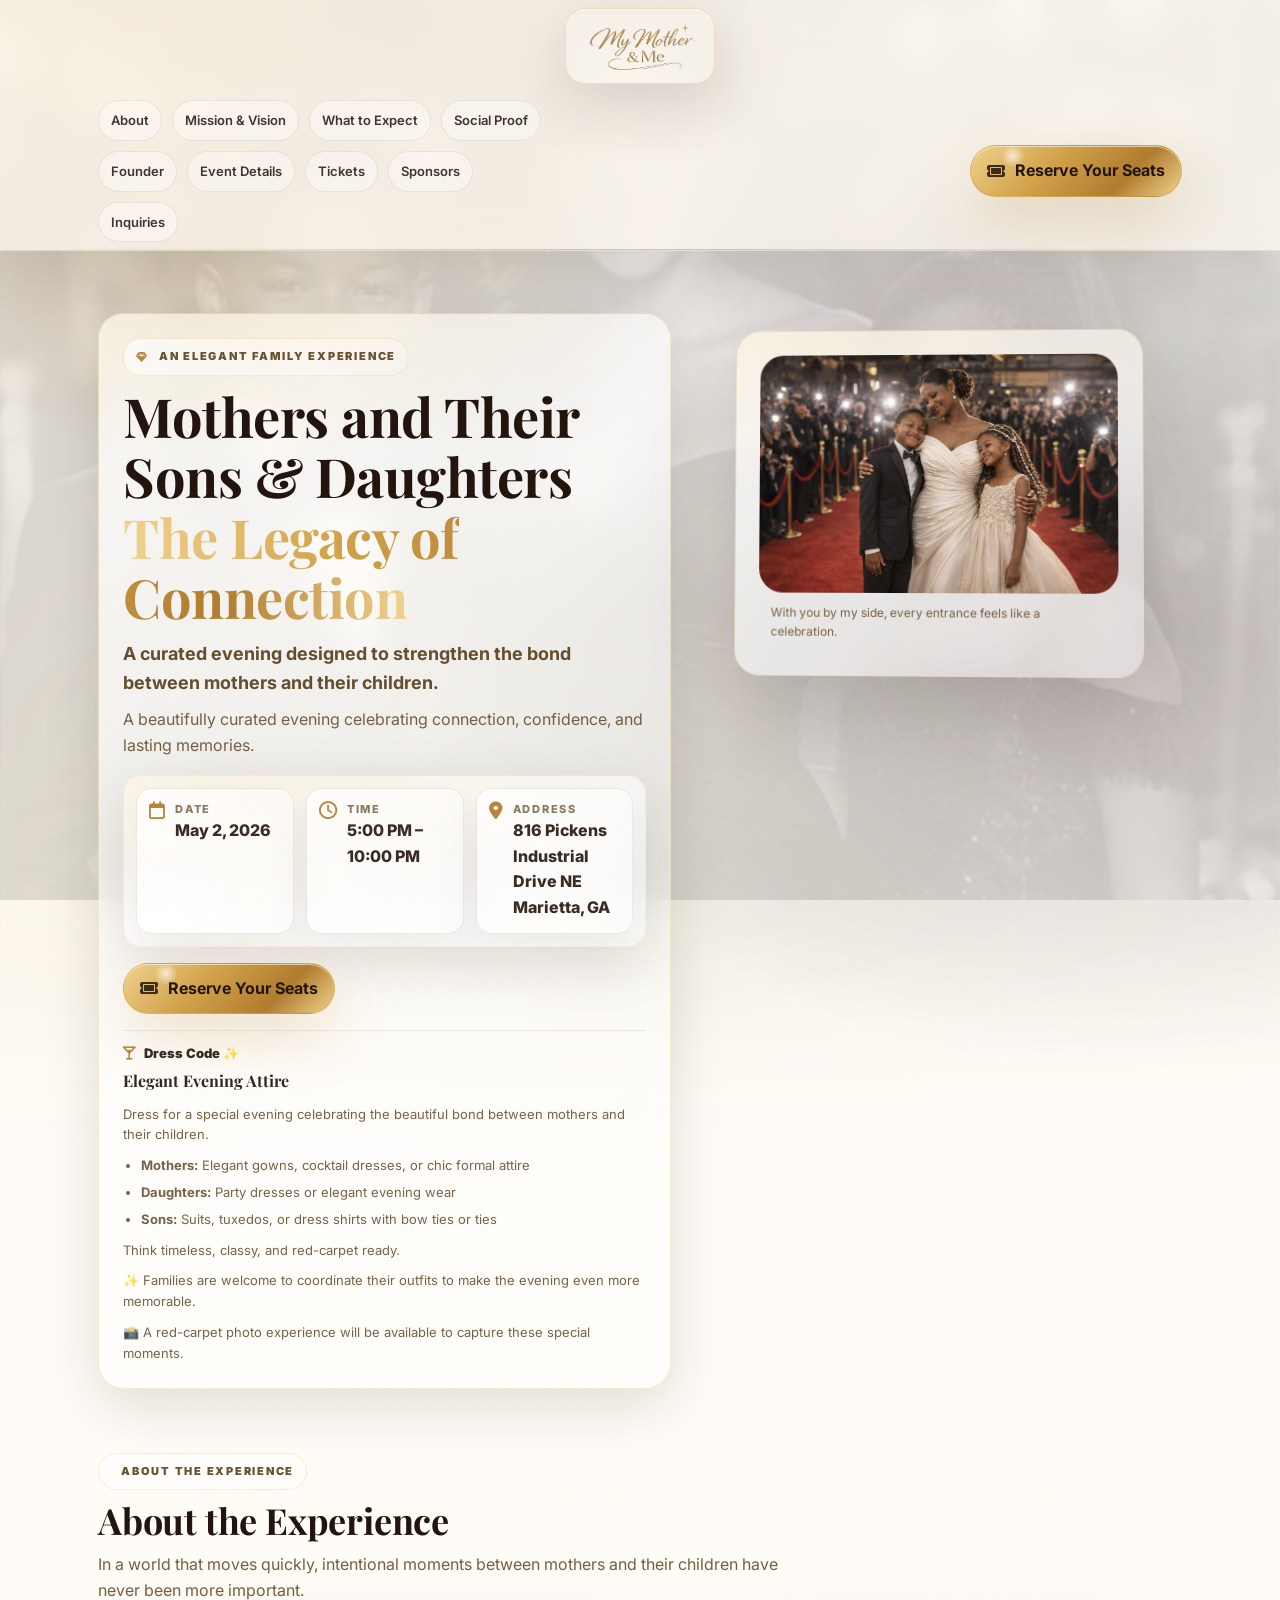
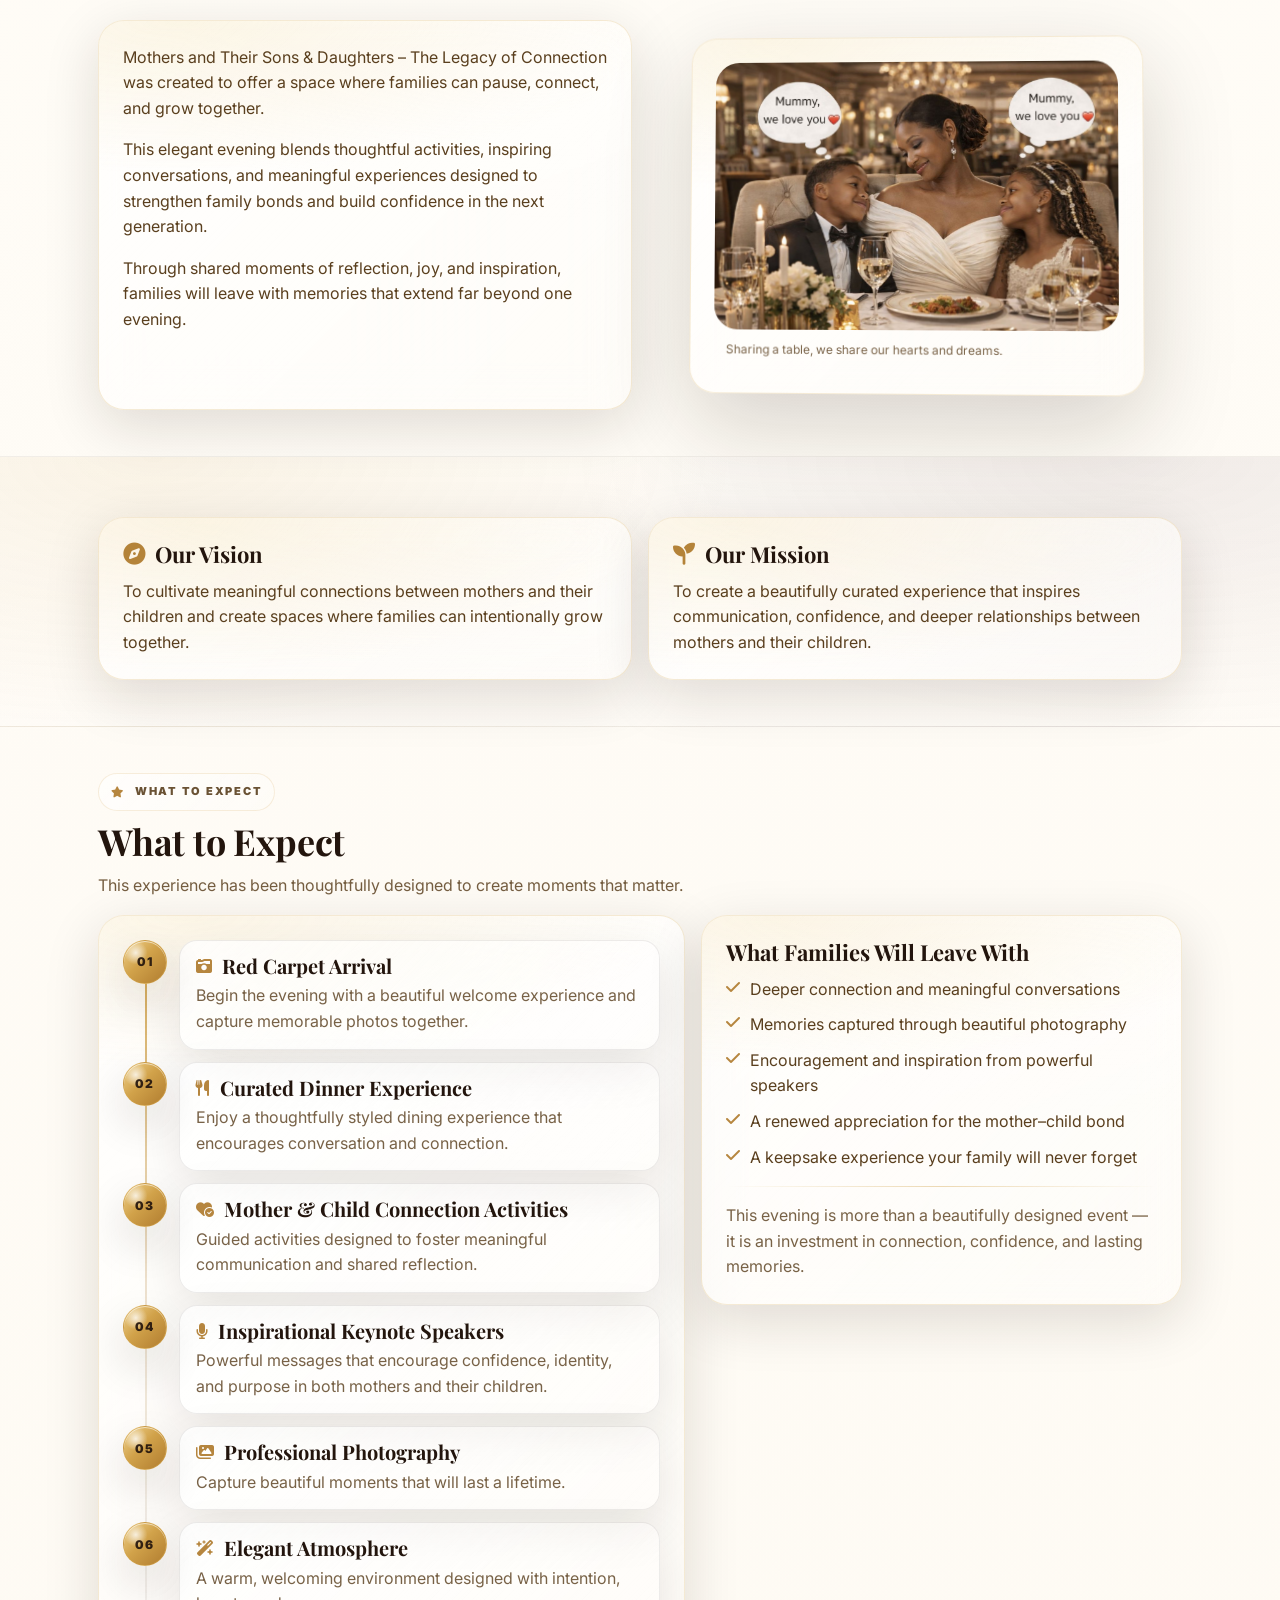
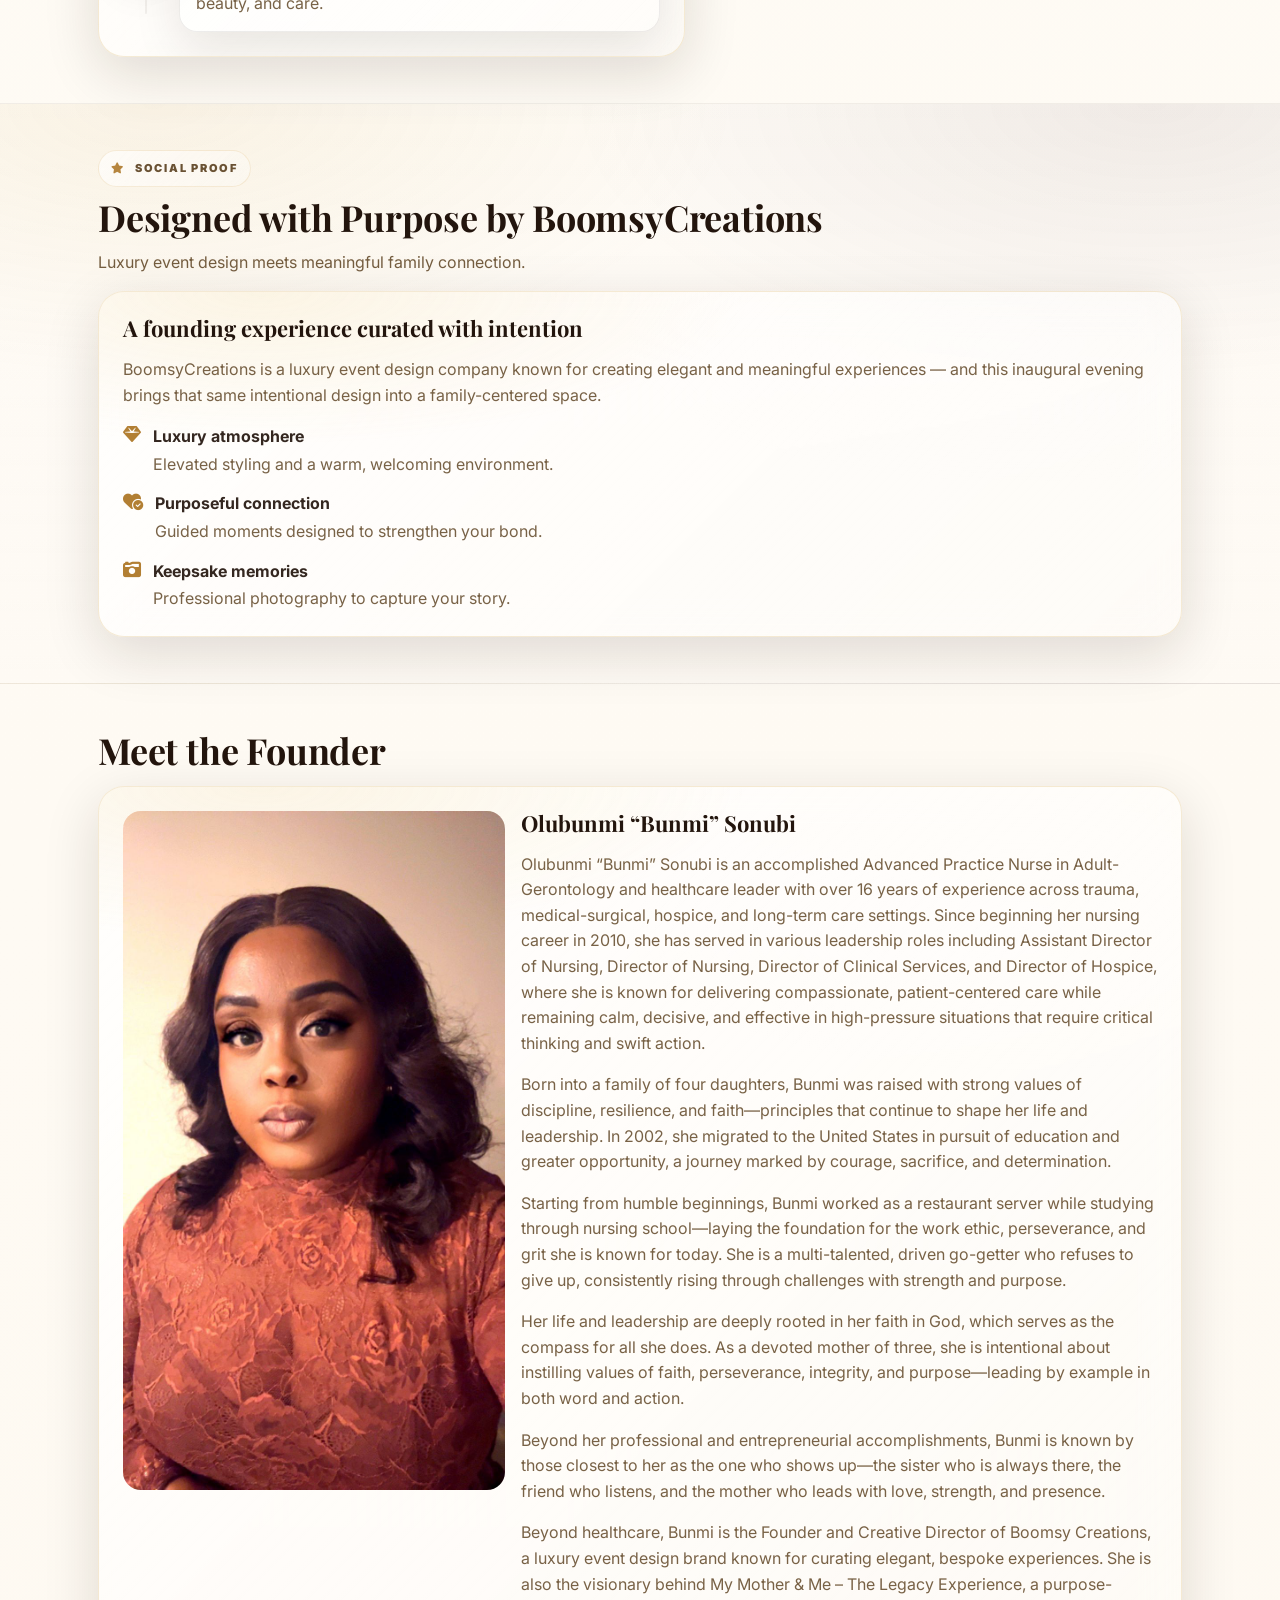
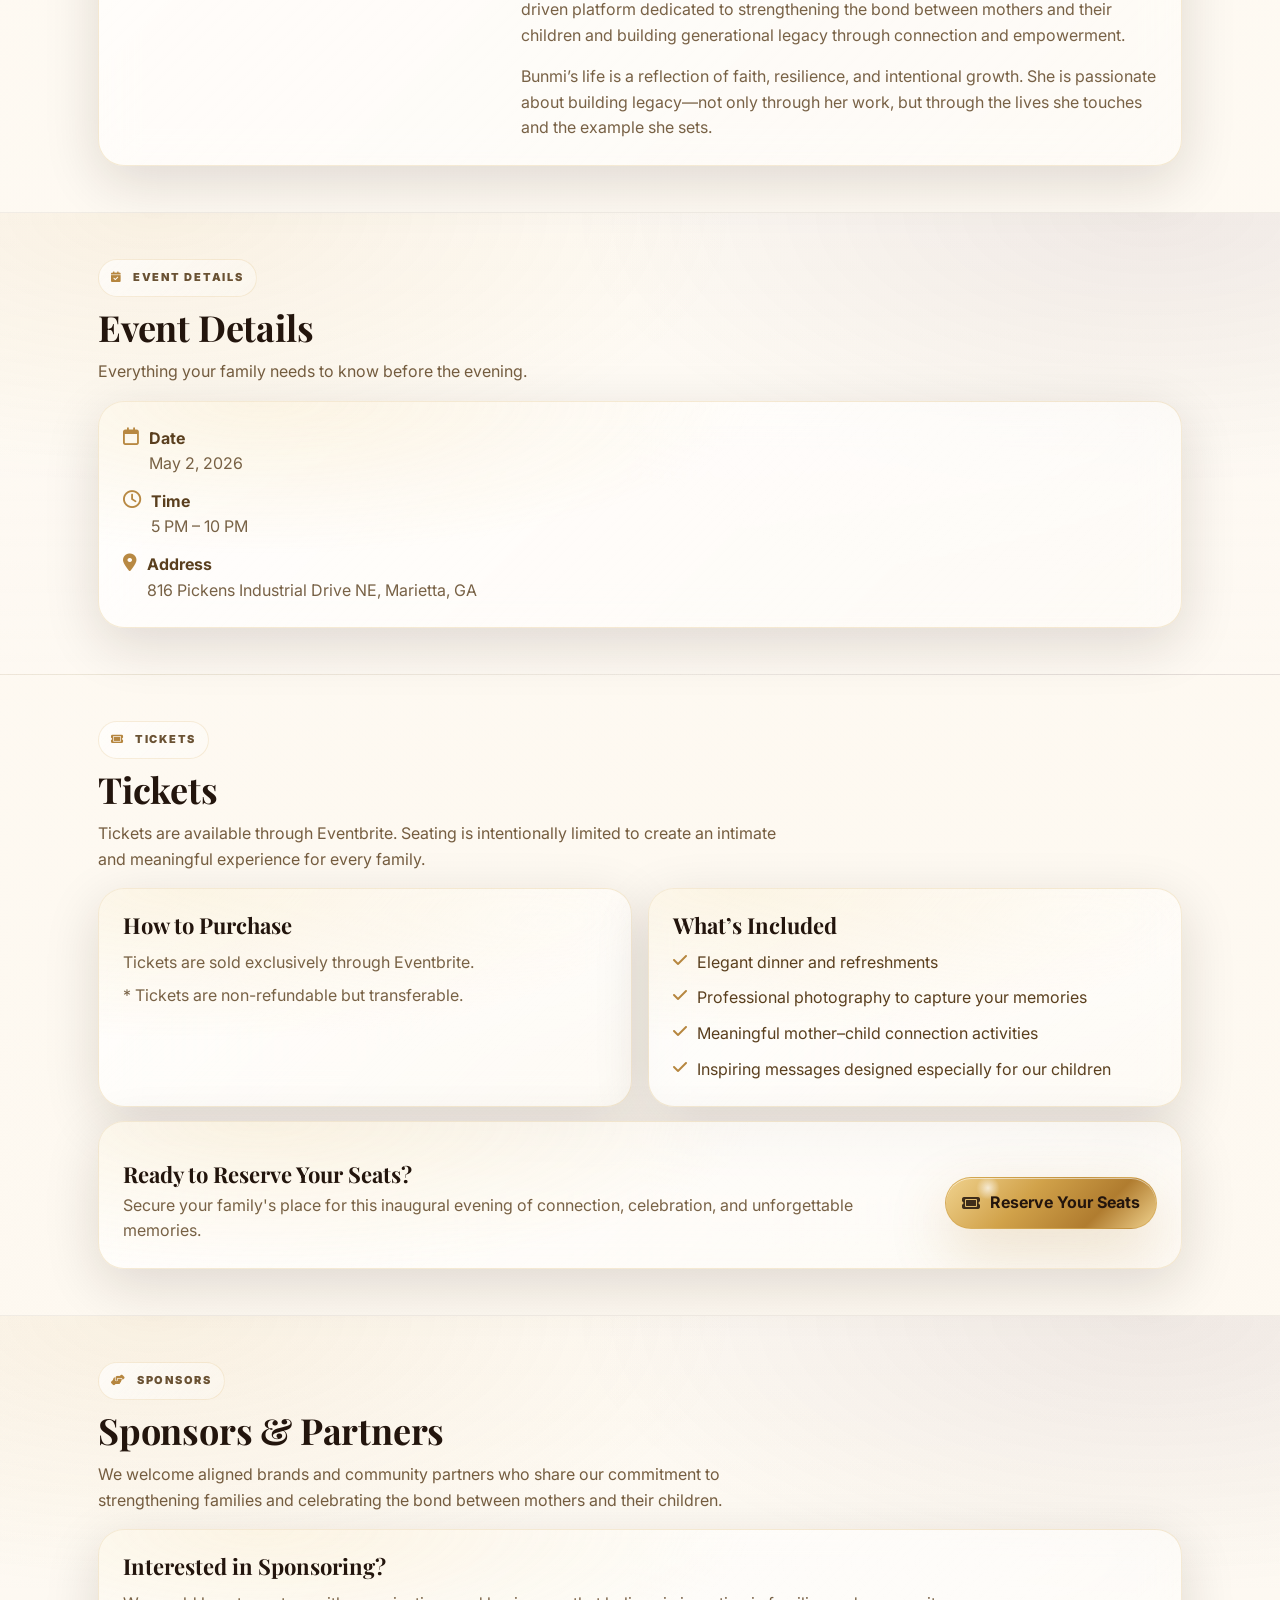
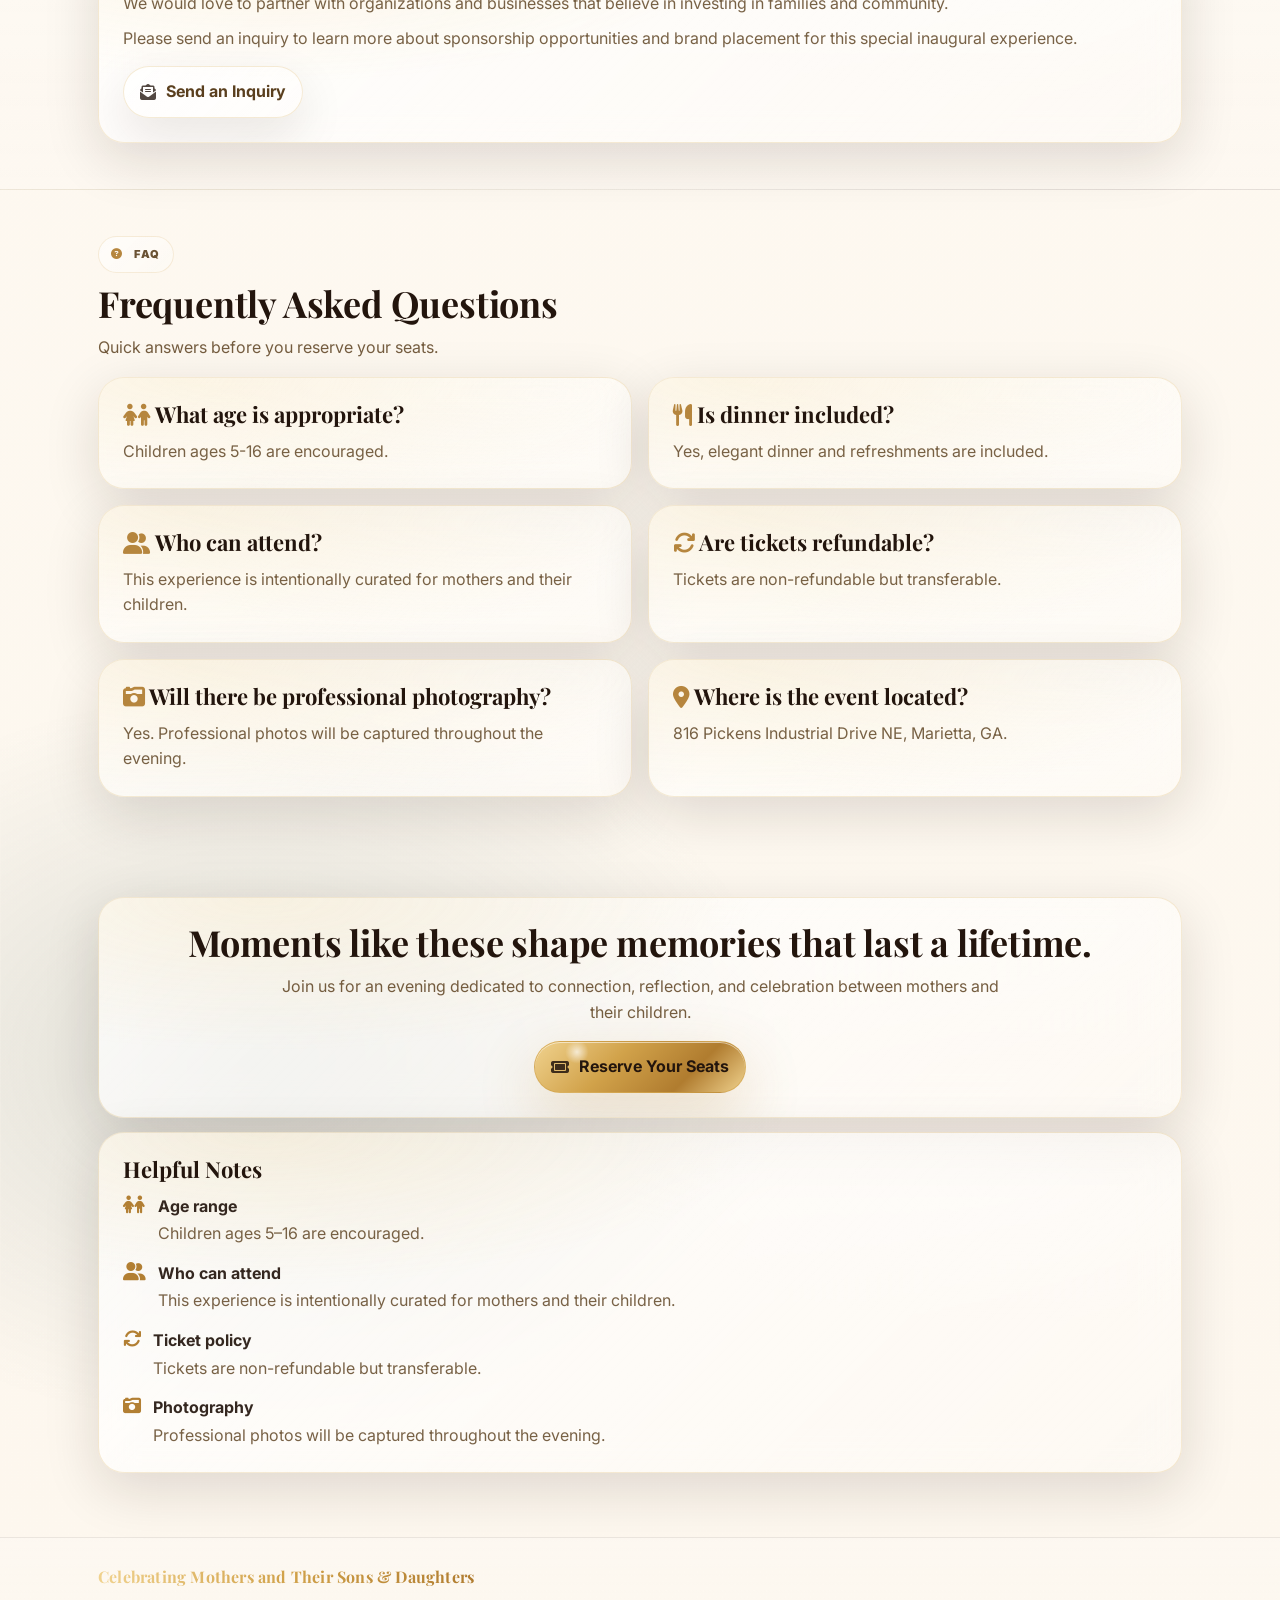
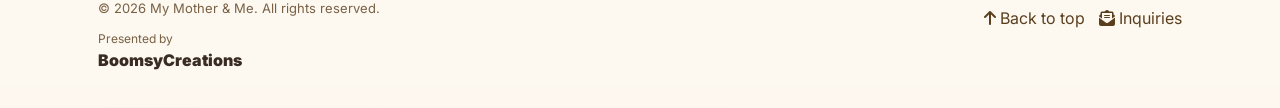
<file: index.html>
<!doctype html>
<html lang="en">
<head>
  <meta charset="utf-8" />
  <meta name="viewport" content="width=device-width, initial-scale=1" />
  <title>Mothers and Their Sons &amp; Daughters — The Legacy of Connection</title>
  <meta name="description" content="A beautifully curated evening celebrating the powerful bond between mothers and their children. Marietta, GA • May 2, 2026 • 5:00 PM – 10:00 PM" />

  <link rel="preconnect" href="https://fonts.googleapis.com" />
  <link rel="preconnect" href="https://fonts.gstatic.com" crossorigin />
  <link href="https://fonts.googleapis.com/css2?family=Inter:wght@400;500;600;700&family=Playfair+Display:wght@600;700&display=swap" rel="stylesheet" />

  <link rel="stylesheet" href="styles.css" />
  <link rel="stylesheet" href="https://cdnjs.cloudflare.com/ajax/libs/font-awesome/6.5.0/css/all.min.css" crossorigin="anonymous" referrerpolicy="no-referrer" />
</head>
<body>
  <a class="skip-link" href="#main">Skip to content</a>

  <header class="site-header">
    <div class="container">
      <nav class="nav" aria-label="Primary">
        <a class="brand" href="index.html" aria-label="Home">
          <img class="brand-photo" src="assets/mother.png" alt="Mother portrait" />
        </a>

        <div class="nav-links" role="navigation" aria-label="On this page">
          <a href="#about">About</a>
          <a href="#vision">Mission &amp; Vision</a>
          <a href="#expect">What to Expect</a>
          <a href="#proof">Social Proof</a>
          <a href="#founder">Founder</a>
          <a href="#details">Event Details</a>
          <a href="#tickets">Tickets</a>
          <a href="#sponsors">Sponsors</a>
          <a href="enquiries.html">Inquiries</a>
        </div>

        <a class="btn btn-primary header-cta" href="https://www.eventbrite.com/e/my-mother-me-the-legacy-of-connection-a-luxury-mother-child-experience-tickets-1984509471250?aff=oddtdtcreator" target="_blank" rel="noopener noreferrer" aria-label="Reserve Your Seats on Eventbrite (opens in a new tab)">
          <i class="fa-solid fa-ticket" aria-hidden="true"></i>
          <span class="btn-label">Reserve Your Seats</span>
        </a>
      </nav>
    </div>
  </header>

  <main id="main">
    <section class="hero">
      <div class="container">
        <div class="hero-grid" style="margin-top:14px;">
          <div class="glass pad-lg">
            <div class="kicker"><i class="fa-solid fa-gem" aria-hidden="true"></i> An Elegant Family Experience</div>
            <h1>Mothers and Their Sons &amp; Daughters<br /><span class="gradient-text">The Legacy of Connection</span></h1>
            <p class="lead">A curated evening designed to strengthen the bond between mothers and their children.</p>
            <p class="muted" style="margin:0 0 16px;">A beautifully curated evening celebrating connection, confidence, and lasting memories.</p>

            <div class="event-meta glass" aria-label="Event details">
              <div class="meta-item">
                <i class="fa-regular fa-calendar" aria-hidden="true"></i>
                <div>
                  <div class="meta-label">Date</div>
                  <div class="meta-value">May 2, 2026</div>
                </div>
              </div>
              <div class="meta-item">
                <i class="fa-regular fa-clock" aria-hidden="true"></i>
                <div>
                  <div class="meta-label">Time</div>
                  <div class="meta-value">5:00 PM – 10:00 PM</div>
                </div>
              </div>
              <div class="meta-item">
                <i class="fa-solid fa-location-dot" aria-hidden="true"></i>
                <div>
                  <div class="meta-label">Address</div>
                  <div class="meta-value">816 Pickens Industrial Drive NE<br />Marietta, GA</div>
                </div>
              </div>
            </div>

            <div class="cta-row" aria-label="Hero call to action">
              <a class="btn btn-primary" href="https://www.eventbrite.com/e/my-mother-me-the-legacy-of-connection-a-luxury-mother-child-experience-tickets-1984509471250?aff=oddtdtcreator" target="_blank" rel="noopener noreferrer">
                <i class="fa-solid fa-ticket" aria-hidden="true"></i>
                Reserve Your Seats
              </a>
            </div>

            <div class="dress-code" aria-label="Dress code">
              <div class="dress-code-title"><i class="fa-solid fa-martini-glass" aria-hidden="true"></i> Dress Code ✨</div>
              <div class="dress-code-subtitle">Elegant Evening Attire</div>
              <p>Dress for a special evening celebrating the beautiful bond between mothers and their children.</p>
              <ul class="dress-code-list">
                <li><strong>Mothers:</strong> Elegant gowns, cocktail dresses, or chic formal attire</li>
                <li><strong>Daughters:</strong> Party dresses or elegant evening wear</li>
                <li><strong>Sons:</strong> Suits, tuxedos, or dress shirts with bow ties or ties</li>
              </ul>
              <p>Think timeless, classy, and red-carpet ready.</p>
              <p>✨ Families are welcome to coordinate their outfits to make the evening even more memorable.</p>
              <p>📸 A red-carpet photo experience will be available to capture these special moments.</p>
            </div>
          </div>

          <div class="hero-media">
            <figure class="glass pad-lg media-frame" aria-label="Hero image">
              <img src="assets/red-carpet.jpeg" alt="A red carpet arrival area with a photo backdrop and warm lighting." onerror="this.closest('figure').style.display='none'" />
              <figcaption>With you by my side, every entrance feels like a celebration.</figcaption>
            </figure>
          </div>
        </div>
      </div>
    </section>

    <section id="about" class="section">
      <div class="container">
        <div class="section-head">
          <div class="kicker"><i class="fa-solid fa-sparkles" aria-hidden="true"></i> About the Experience</div>
          <h2>About the Experience</h2>
          <p>In a world that moves quickly, intentional moments between mothers and their children have never been more important.</p>
        </div>

        <div class="two-col">
          <div class="glass pad-lg">
            <p style="margin-top:0;">Mothers and Their Sons &amp; Daughters – The Legacy of Connection was created to offer a space where families can pause, connect, and grow together.</p>
            <p>This elegant evening blends thoughtful activities, inspiring conversations, and meaningful experiences designed to strengthen family bonds and build confidence in the next generation.</p>
            <p style="margin-bottom:0;">Through shared moments of reflection, joy, and inspiration, families will leave with memories that extend far beyond one evening.</p>
          </div>

          <figure class="glass pad-lg media-frame" aria-label="Elegant dinner experience photo">
            <img src="assets/dinner.jpeg" alt="An elegant dinner table set with candles and florals, ready for guests." onerror="this.closest('figure').style.display='none'" />
            <figcaption>Sharing a table, we share our hearts and dreams.</figcaption>
          </figure>
        </div>
      </div>
    </section>

    <section id="vision" class="section alt">
      <div class="container">
        <div class="split-cards">
          <div class="glass pad-lg">
            <h3><i class="fa-solid fa-compass" aria-hidden="true"></i> Our Vision</h3>
            <p style="margin:0;">To cultivate meaningful connections between mothers and their children and create spaces where families can intentionally grow together.</p>
          </div>

          <div class="glass pad-lg">
            <h3><i class="fa-solid fa-seedling" aria-hidden="true"></i> Our Mission</h3>
            <p style="margin:0;">To create a beautifully curated experience that inspires communication, confidence, and deeper relationships between mothers and their children.</p>
          </div>
        </div>
      </div>
    </section>

    <section id="expect" class="section">
      <div class="container">
        <div class="section-head">
          <div class="kicker"><i class="fa-solid fa-star" aria-hidden="true"></i> What to Expect</div>
          <h2>What to Expect</h2>
          <p>This experience has been thoughtfully designed to create moments that matter.</p>
        </div>

        <div class="expect-grid">
          <div class="glass pad-lg">
            <ol class="stepper" aria-label="Experience stepper">
              <li class="step">
                <div class="step-badge" aria-hidden="true">01</div>
                <div class="step-card">
                  <h3><i class="fa-solid fa-camera-retro" aria-hidden="true"></i> Red Carpet Arrival</h3>
                  <p>Begin the evening with a beautiful welcome experience and capture memorable photos together.</p>
                </div>
              </li>
              <li class="step">
                <div class="step-badge" aria-hidden="true">02</div>
                <div class="step-card">
                  <h3><i class="fa-solid fa-utensils" aria-hidden="true"></i> Curated Dinner Experience</h3>
                  <p>Enjoy a thoughtfully styled dining experience that encourages conversation and connection.</p>
                </div>
              </li>
              <li class="step">
                <div class="step-badge" aria-hidden="true">03</div>
                <div class="step-card">
                  <h3><i class="fa-solid fa-heart-circle-check" aria-hidden="true"></i> Mother &amp; Child Connection Activities</h3>
                  <p>Guided activities designed to foster meaningful communication and shared reflection.</p>
                </div>
              </li>
              <li class="step">
                <div class="step-badge" aria-hidden="true">04</div>
                <div class="step-card">
                  <h3><i class="fa-solid fa-microphone" aria-hidden="true"></i> Inspirational Keynote Speakers</h3>
                  <p>Powerful messages that encourage confidence, identity, and purpose in both mothers and their children.</p>
                </div>
              </li>
              <li class="step">
                <div class="step-badge" aria-hidden="true">05</div>
                <div class="step-card">
                  <h3><i class="fa-solid fa-images" aria-hidden="true"></i> Professional Photography</h3>
                  <p>Capture beautiful moments that will last a lifetime.</p>
                </div>
              </li>
              <li class="step">
                <div class="step-badge" aria-hidden="true">06</div>
                <div class="step-card">
                  <h3><i class="fa-solid fa-wand-magic-sparkles" aria-hidden="true"></i> Elegant Atmosphere</h3>
                  <p>A warm, welcoming environment designed with intention, beauty, and care.</p>
                </div>
              </li>
            </ol>
          </div>

          <div class="glass pad-lg">
            <h3 style="margin-top:0;">What Families Will Leave With</h3>
            <ul class="check-list" aria-label="Outcomes list">
              <li><i class="fa-solid fa-check" aria-hidden="true"></i><span>Deeper connection and meaningful conversations</span></li>
              <li><i class="fa-solid fa-check" aria-hidden="true"></i><span>Memories captured through beautiful photography</span></li>
              <li><i class="fa-solid fa-check" aria-hidden="true"></i><span>Encouragement and inspiration from powerful speakers</span></li>
              <li><i class="fa-solid fa-check" aria-hidden="true"></i><span>A renewed appreciation for the mother–child bond</span></li>
              <li><i class="fa-solid fa-check" aria-hidden="true"></i><span>A keepsake experience your family will never forget</span></li>
            </ul>

            <div class="divider" role="separator" aria-hidden="true"></div>
            <p class="muted" style="margin:0;">This evening is more than a beautifully designed event — it is an investment in connection, confidence, and lasting memories.</p>
          </div>
        </div>

      </div>
    </section>

    <section id="proof" class="section alt">
      <div class="container">
        <div class="section-head">
          <div class="kicker"><i class="fa-solid fa-star" aria-hidden="true"></i> Social Proof</div>
          <h2>Designed with Purpose by BoomsyCreations</h2>
          <p>Luxury event design meets meaningful family connection.</p>
        </div>

        <div class="glass pad-lg">
          <h3 style="margin-top:0;">A founding experience curated with intention</h3>
          <p class="muted">BoomsyCreations is a luxury event design company known for creating elegant and meaningful experiences — and this inaugural evening brings that same intentional design into a family-centered space.</p>
          <ul class="icon-list" aria-label="Founding experience highlights">
            <li>
              <i class="fa-solid fa-gem" aria-hidden="true"></i>
              <div>
                <strong>Luxury atmosphere</strong>
                <span>Elevated styling and a warm, welcoming environment.</span>
              </div>
            </li>
            <li>
              <i class="fa-solid fa-heart-circle-check" aria-hidden="true"></i>
              <div>
                <strong>Purposeful connection</strong>
                <span>Guided moments designed to strengthen your bond.</span>
              </div>
            </li>
            <li>
              <i class="fa-solid fa-camera-retro" aria-hidden="true"></i>
              <div>
                <strong>Keepsake memories</strong>
                <span>Professional photography to capture your story.</span>
              </div>
            </li>
          </ul>
        </div>
      </div>
    </section>

    <section id="founder" class="section">
      <div class="container">
        <div class="section-head">
          <h2>Meet the Founder</h2>
        </div>

        <div class="glass pad-lg founder-grid">
          <div class="founder-media">
            <img src="assets/founder-new.jpeg" alt="Portrait of Olubunmi Sonubi." onerror="this.closest('.founder-grid').querySelector('.founder-media').style.display='none'" />
          </div>
          <div>
            <h3 style="margin-top:0;">Olubunmi “Bunmi” Sonubi</h3>
            <p class="muted">Olubunmi “Bunmi” Sonubi is an accomplished Advanced Practice Nurse in Adult-Gerontology and healthcare leader with over 16 years of experience across trauma, medical-surgical, hospice, and long-term care settings. Since beginning her nursing career in 2010, she has served in various leadership roles including Assistant Director of Nursing, Director of Nursing, Director of Clinical Services, and Director of Hospice, where she is known for delivering compassionate, patient-centered care while remaining calm, decisive, and effective in high-pressure situations that require critical thinking and swift action.</p>
            <p class="muted">Born into a family of four daughters, Bunmi was raised with strong values of discipline, resilience, and faith—principles that continue to shape her life and leadership. In 2002, she migrated to the United States in pursuit of education and greater opportunity, a journey marked by courage, sacrifice, and determination.</p>
            <p class="muted">Starting from humble beginnings, Bunmi worked as a restaurant server while studying through nursing school—laying the foundation for the work ethic, perseverance, and grit she is known for today. She is a multi-talented, driven go-getter who refuses to give up, consistently rising through challenges with strength and purpose.</p>
            <p class="muted">Her life and leadership are deeply rooted in her faith in God, which serves as the compass for all she does. As a devoted mother of three, she is intentional about instilling values of faith, perseverance, integrity, and purpose—leading by example in both word and action.</p>
            <p class="muted">Beyond her professional and entrepreneurial accomplishments, Bunmi is known by those closest to her as the one who shows up—the sister who is always there, the friend who listens, and the mother who leads with love, strength, and presence.</p>
            <p class="muted">Beyond healthcare, Bunmi is the Founder and Creative Director of Boomsy Creations, a luxury event design brand known for curating elegant, bespoke experiences. She is also the visionary behind My Mother &amp; Me – The Legacy Experience, a purpose-driven platform dedicated to strengthening the bond between mothers and their children and building generational legacy through connection and empowerment.</p>
            <p class="muted" style="margin-bottom:0;">Bunmi’s life is a reflection of faith, resilience, and intentional growth. She is passionate about building legacy—not only through her work, but through the lives she touches and the example she sets.</p>
          </div>
        </div>
      </div>
    </section>

    <section id="details" class="section alt">
      <div class="container">
        <div class="section-head">
          <div class="kicker"><i class="fa-solid fa-calendar-check" aria-hidden="true"></i> Event Details</div>
          <h2>Event Details</h2>
          <p>Everything your family needs to know before the evening.</p>
        </div>

        <div class="glass pad-lg">
          <div class="detail-list" aria-label="Event details">
            <div class="detail">
              <i class="fa-regular fa-calendar" aria-hidden="true"></i>
              <div>
                <strong>Date</strong>
                <div class="muted">May 2, 2026</div>
              </div>
            </div>
            <div class="detail">
              <i class="fa-regular fa-clock" aria-hidden="true"></i>
              <div>
                <strong>Time</strong>
                <div class="muted">5 PM – 10 PM</div>
              </div>
            </div>
            <div class="detail">
              <i class="fa-solid fa-location-dot" aria-hidden="true"></i>
              <div>
                <strong>Address</strong>
                <div class="muted">816 Pickens Industrial Drive NE, Marietta, GA</div>
              </div>
            </div>
          </div>
        </div>
      </div>
    </section>

    <section id="tickets" class="section">
      <div class="container">
        <div class="section-head">
          <div class="kicker"><i class="fa-solid fa-ticket" aria-hidden="true"></i> Tickets</div>
          <h2>Tickets</h2>
          <p>Tickets are available through Eventbrite. Seating is intentionally limited to create an intimate and meaningful experience for every family.</p>
        </div>

        <div class="two-col">
          <div class="glass pad-lg">
            <h3 style="margin-top:0;">How to Purchase</h3>
            <p class="muted" style="margin:0 0 8px;">Tickets are sold exclusively through <a href="https://www.eventbrite.com/e/my-mother-me-the-legacy-of-connection-a-luxury-mother-child-experience-tickets-1984509471250?aff=oddtdtcreator" target="_blank" rel="noopener noreferrer">Eventbrite</a>.</p>
            <p class="muted" style="margin:0;">* Tickets are non-refundable but transferable.</p>
          </div>

          <div class="glass pad-lg">
            <h3 style="margin-top:0;">What’s Included</h3>
            <ul class="check-list" aria-label="Included">
              <li><i class="fa-solid fa-check" aria-hidden="true"></i><span>Elegant dinner and refreshments</span></li>
              <li><i class="fa-solid fa-check" aria-hidden="true"></i><span>Professional photography to capture your memories</span></li>
              <li><i class="fa-solid fa-check" aria-hidden="true"></i><span>Meaningful mother–child connection activities</span></li>
              <li><i class="fa-solid fa-check" aria-hidden="true"></i><span>Inspiring messages designed especially for our children</span></li>
            </ul>
          </div>
        </div>

        <div class="glass pad-lg" style="margin-top:14px;">
          <div class="cta-band">
            <div>
              <h3 style="margin:0 0 6px;">Ready to Reserve Your Seats?</h3>
              <p class="muted" style="margin:0;">Secure your family's place for this inaugural evening of connection, celebration, and unforgettable memories.</p>
            </div>
            <a class="btn btn-primary" href="https://www.eventbrite.com/e/my-mother-me-the-legacy-of-connection-a-luxury-mother-child-experience-tickets-1984509471250?aff=oddtdtcreator" target="_blank" rel="noopener noreferrer">
              <i class="fa-solid fa-ticket" aria-hidden="true"></i>
              Reserve Your Seats
            </a>
          </div>
        </div>
      </div>
    </section>

    <section id="sponsors" class="section alt">
      <div class="container">
        <div class="section-head">
          <div class="kicker"><i class="fa-solid fa-handshake-angle" aria-hidden="true"></i> Sponsors</div>
          <h2>Sponsors &amp; Partners</h2>
          <p>We welcome aligned brands and community partners who share our commitment to strengthening families and celebrating the bond between mothers and their children.</p>
        </div>

        <div class="glass pad-lg">
          <h3 style="margin-top:0;">Interested in Sponsoring?</h3>
          <p class="muted" style="margin:0 0 10px;">We would love to partner with organizations and businesses that believe in investing in families and community.</p>
          <p class="muted" style="margin:0;">Please <a href="enquiries.html">send an inquiry</a> to learn more about sponsorship opportunities and brand placement for this special inaugural experience.</p>

          <div class="cta-row" style="margin-top:14px;">
            <a class="btn btn-ghost" href="enquiries.html">
              <i class="fa-solid fa-envelope-open-text" aria-hidden="true"></i>
              Send an Inquiry
            </a>
          </div>
        </div>
      </div>
    </section>

    <section id="faq" class="section">
      <div class="container">
        <div class="section-head">
          <div class="kicker"><i class="fa-solid fa-circle-question" aria-hidden="true"></i> FAQ</div>
          <h2>Frequently Asked Questions</h2>
          <p>Quick answers before you reserve your seats.</p>
        </div>

        <div class="faq-grid">
          <div class="glass pad-lg">
            <h3 style="margin-top:0;"><i class="fa-solid fa-children" aria-hidden="true"></i> What age is appropriate?</h3>
            <p class="muted" style="margin:0;">Children ages 5-16 are encouraged.</p>
          </div>
          <div class="glass pad-lg">
            <h3 style="margin-top:0;"><i class="fa-solid fa-utensils" aria-hidden="true"></i> Is dinner included?</h3>
            <p class="muted" style="margin:0;">Yes, elegant dinner and refreshments are included.</p>
          </div>
          <div class="glass pad-lg">
            <h3 style="margin-top:0;"><i class="fa-solid fa-user-group" aria-hidden="true"></i> Who can attend?</h3>
            <p class="muted" style="margin:0;">This experience is intentionally curated for mothers and their children.</p>
          </div>
          <div class="glass pad-lg">
            <h3 style="margin-top:0;"><i class="fa-solid fa-arrows-rotate" aria-hidden="true"></i> Are tickets refundable?</h3>
            <p class="muted" style="margin:0;">Tickets are non-refundable but transferable.</p>
          </div>
          <div class="glass pad-lg">
            <h3 style="margin-top:0;"><i class="fa-solid fa-camera-retro" aria-hidden="true"></i> Will there be professional photography?</h3>
            <p class="muted" style="margin:0;">Yes. Professional photos will be captured throughout the evening.</p>
          </div>
          <div class="glass pad-lg">
            <h3 style="margin-top:0;"><i class="fa-solid fa-location-dot" aria-hidden="true"></i> Where is the event located?</h3>
            <p class="muted" style="margin:0;">816 Pickens Industrial Drive NE, Marietta, GA.</p>
          </div>
        </div>
      </div>
    </section>

    <section class="section final">
      <div class="container">
        <div class="glass pad-lg final-card">
          <h2>Moments like these shape memories that last a lifetime.</h2>
          <p>Join us for an evening dedicated to connection, reflection, and celebration between mothers and their children.</p>
          <a class="btn btn-primary" href="https://www.eventbrite.com/e/my-mother-me-the-legacy-of-connection-a-luxury-mother-child-experience-tickets-1984509471250?aff=oddtdtcreator" target="_blank" rel="noopener noreferrer">
            <i class="fa-solid fa-ticket" aria-hidden="true"></i>
            Reserve Your Seats
          </a>
        </div>

        <div class="glass pad-lg" style="margin-top:14px;">
          <h3 style="margin-top:0;">Helpful Notes</h3>
          <ul class="icon-list" aria-label="Event notes">
            <li>
              <i class="fa-solid fa-children" aria-hidden="true"></i>
              <div>
                <strong>Age range</strong>
                <span>Children ages 5–16 are encouraged.</span>
              </div>
            </li>
            <li>
              <i class="fa-solid fa-user-group" aria-hidden="true"></i>
              <div>
                <strong>Who can attend</strong>
                <span>This experience is intentionally curated for mothers and their children.</span>
              </div>
            </li>
            <li>
              <i class="fa-solid fa-arrows-rotate" aria-hidden="true"></i>
              <div>
                <strong>Ticket policy</strong>
                <span>Tickets are non-refundable but transferable.</span>
              </div>
            </li>
            <li>
              <i class="fa-solid fa-camera-retro" aria-hidden="true"></i>
              <div>
                <strong>Photography</strong>
                <span>Professional photos will be captured throughout the evening.</span>
              </div>
            </li>
          </ul>
        </div>
      </div>
    </section>
  </main>

  <footer class="site-footer">
    <div class="container">
      <div class="footer-grid">
        <div>
          <div class="brand footer-brand">
            <span class="brand-text">Celebrating Mothers and Their Sons &amp; Daughters</span>
          </div>
          <div class="muted" style="font-size:13px;">&copy; 2026 My Mother &amp; Me. All rights reserved.</div>
          <div class="presented-by" style="margin-top:10px;">
            <div class="muted" style="font-size:12px;">Presented by</div>
            <div style="font-weight:900;color:rgba(35,21,13,.90);">BoomsyCreations</div>
          </div>
        </div>

        <div style="display:flex;gap:14px;flex-wrap:wrap;align-items:center;">
          <a href="#main"><i class="fa-solid fa-arrow-up" aria-hidden="true"></i> Back to top</a>
          <a href="enquiries.html"><i class="fa-solid fa-envelope-open-text" aria-hidden="true"></i> Inquiries</a>
        </div>
      </div>
    </div>
  </footer>

  <script src="assets/site.js"></script>
</body>
</html>
</file>
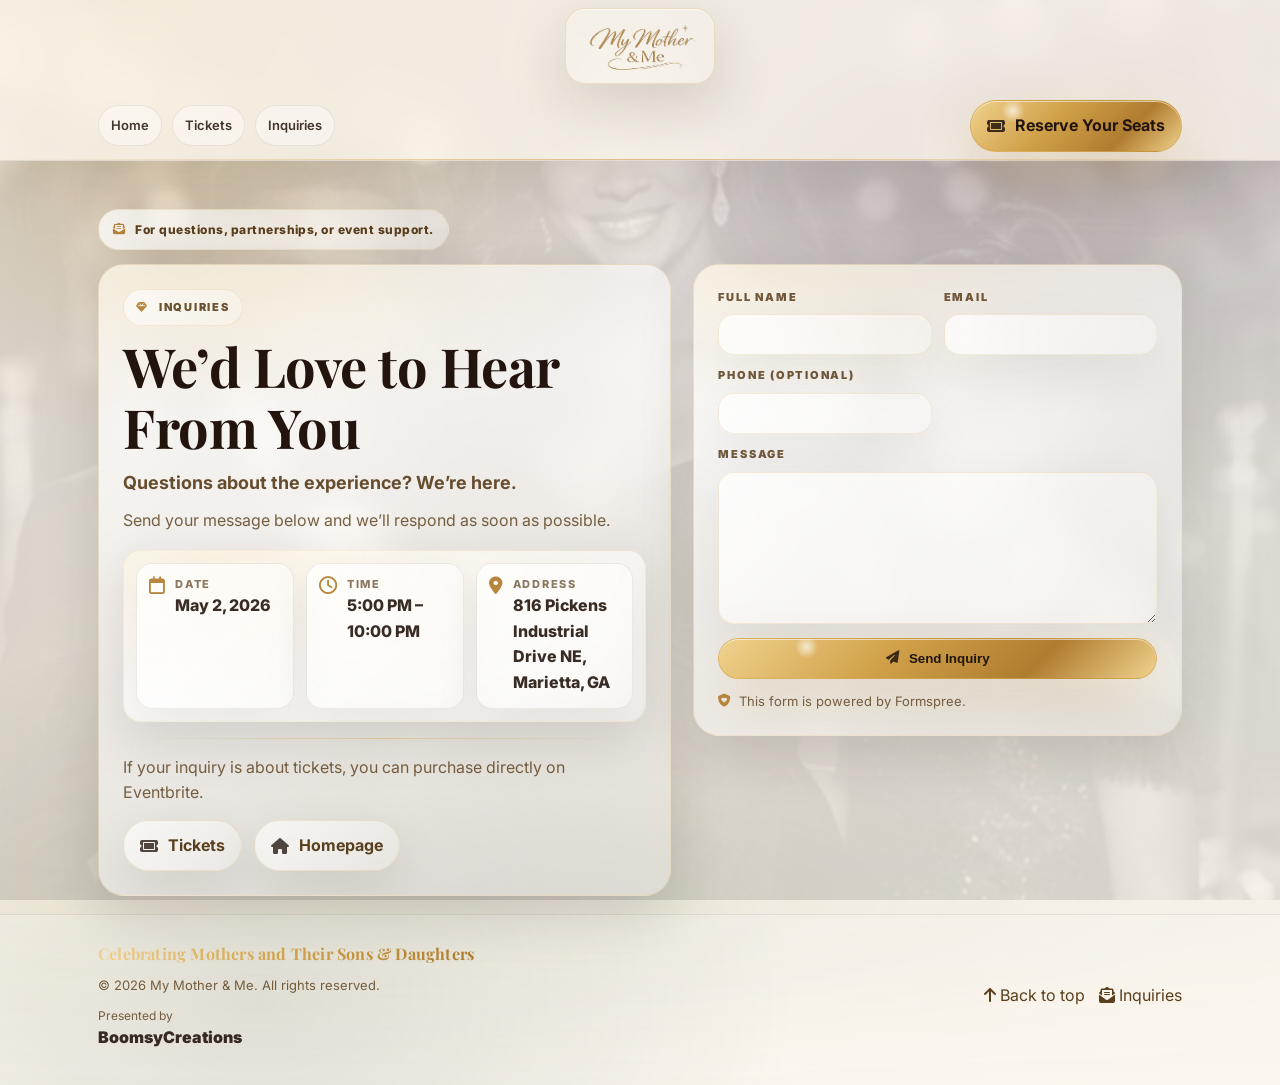
<file: enquiries.html>
<!doctype html>
<html lang="en">
<head>
  <meta charset="utf-8" />
  <meta name="viewport" content="width=device-width, initial-scale=1" />
  <title>Inquiries — Mothers and Their Sons &amp; Daughters</title>
  <meta name="description" content="Questions about Mothers and Their Sons &amp; Daughters — The Legacy of Connection? Send an inquiry and we’ll respond as soon as possible." />

  <link rel="preconnect" href="https://fonts.googleapis.com" />
  <link rel="preconnect" href="https://fonts.gstatic.com" crossorigin />
  <link href="https://fonts.googleapis.com/css2?family=Inter:wght@400;500;600;700&family=Playfair+Display:wght@600;700&display=swap" rel="stylesheet" />

  <link rel="stylesheet" href="styles.css" />
  <link rel="stylesheet" href="https://cdnjs.cloudflare.com/ajax/libs/font-awesome/6.5.0/css/all.min.css" crossorigin="anonymous" referrerpolicy="no-referrer" />
</head>
<body>
  <a class="skip-link" href="#main">Skip to content</a>

  <header class="site-header">
    <div class="container">
      <nav class="nav" aria-label="Primary">
        <a class="brand" href="index.html" aria-label="Home">
          <img class="brand-photo" src="assets/mother.png" alt="Mother portrait" />
        </a>

        <div class="nav-links" role="navigation" aria-label="Site">
          <a href="index.html">Home</a>
          <a href="tickets.html">Tickets</a>
          <a href="enquiries.html">Inquiries</a>
        </div>

        <a class="btn btn-primary header-cta" href="https://www.eventbrite.com/e/my-mother-me-the-legacy-of-connection-a-luxury-mother-child-experience-tickets-1984509471250?aff=oddtdtcreator" target="_blank" rel="noopener noreferrer" aria-label="Reserve Your Seats on Eventbrite (opens in a new tab)">
          <i class="fa-solid fa-ticket" aria-hidden="true"></i>
          <span class="btn-label">Reserve Your Seats</span>
        </a>
      </nav>
    </div>
  </header>

  <main id="main">
    <section class="hero">
      <div class="container">
        <div class="pill" aria-label="Support">
          <i class="fa-solid fa-envelope-open-text" aria-hidden="true"></i>
          For questions, partnerships, or event support.
        </div>

        <div class="hero-grid" style="margin-top:14px;">
          <div class="glass pad-lg">
            <div class="kicker"><i class="fa-solid fa-gem" aria-hidden="true"></i> Inquiries</div>
            <h1>We’d Love to Hear From You</h1>
            <p class="lead">Questions about the experience? We’re here.</p>
            <p class="muted" style="margin:0 0 16px;">Send your message below and we’ll respond as soon as possible.</p>

            <div class="event-meta glass" aria-label="Event details">
              <div class="meta-item">
                <i class="fa-regular fa-calendar" aria-hidden="true"></i>
                <div>
                  <div class="meta-label">Date</div>
                  <div class="meta-value">May 2, 2026</div>
                </div>
              </div>
              <div class="meta-item">
                <i class="fa-regular fa-clock" aria-hidden="true"></i>
                <div>
                  <div class="meta-label">Time</div>
                  <div class="meta-value">5:00 PM – 10:00 PM</div>
                </div>
              </div>
              <div class="meta-item">
                <i class="fa-solid fa-location-dot" aria-hidden="true"></i>
                <div>
                  <div class="meta-label">Address</div>
                  <div class="meta-value">816 Pickens Industrial Drive NE, Marietta, GA</div>
                </div>
              </div>
            </div>

            <div class="divider" role="separator" aria-hidden="true"></div>

            <p class="muted" style="margin:0;">If your inquiry is about tickets, you can purchase directly on Eventbrite.</p>

            <div class="cta-row" style="margin-top:14px;">
              <a class="btn btn-ghost" href="https://www.eventbrite.com/e/my-mother-me-the-legacy-of-connection-a-luxury-mother-child-experience-tickets-1984509471250?aff=oddtdtcreator" target="_blank" rel="noopener noreferrer"><i class="fa-solid fa-ticket" aria-hidden="true"></i> Tickets</a>
              <a class="btn btn-ghost" href="index.html"><i class="fa-solid fa-house" aria-hidden="true"></i> Homepage</a>
            </div>
          </div>

          <div class="glass pad-lg">
            <form class="contact-form" action="https://formspree.io/f/mdaaogqp" method="POST" data-formspree>
              <div class="form-grid">
                <div class="field">
                  <label for="name">Full Name</label>
                  <input class="input" id="name" name="name" autocomplete="name" required />
                </div>

                <div class="field">
                  <label for="email">Email</label>
                  <input class="input" id="email" name="email" type="email" autocomplete="email" required />
                </div>

                <div class="field">
                  <label for="phone">Phone (Optional)</label>
                  <input class="input" id="phone" name="phone" type="tel" autocomplete="tel" />
                </div>

                <div class="field field-full">
                  <label for="message">Message</label>
                  <textarea class="textarea" id="message" name="message" required></textarea>
                </div>
              </div>

              <input type="text" name="_gotcha" class="honeypot" tabindex="-1" autocomplete="off" aria-hidden="true" />

              <div class="cta-row" style="margin-top:14px;">
                <button class="btn btn-primary full" type="submit">
                  <i class="fa-solid fa-paper-plane" aria-hidden="true"></i>
                  <span class="btn-label">Send Inquiry</span>
                </button>
              </div>

              <p class="form-status" role="status" aria-live="polite"></p>
              <p class="fineprint" style="margin-top:10px;"><i class="fa-solid fa-shield-heart" aria-hidden="true"></i> This form is powered by Formspree.</p>
            </form>
          </div>
        </div>
      </div>
    </section>
  </main>

  <footer class="site-footer">
    <div class="container">
      <div class="footer-grid">
        <div>
          <div class="brand footer-brand">
            <span class="brand-text">Celebrating Mothers and Their Sons &amp; Daughters</span>
          </div>
          <div class="muted" style="font-size:13px;">&copy; 2026 My Mother &amp; Me. All rights reserved.</div>
          <div class="presented-by" style="margin-top:10px;">
            <div class="muted" style="font-size:12px;">Presented by</div>
            <div style="font-weight:900;color:rgba(35,21,13,.90);">BoomsyCreations</div>
          </div>
        </div>

        <div style="display:flex;gap:14px;flex-wrap:wrap;align-items:center;">
          <a href="#main"><i class="fa-solid fa-arrow-up" aria-hidden="true"></i> Back to top</a>
          <a href="enquiries.html"><i class="fa-solid fa-envelope-open-text" aria-hidden="true"></i> Inquiries</a>
        </div>
      </div>
    </div>
  </footer>

  <script src="assets/site.js"></script>
</body>
</html>
</file>
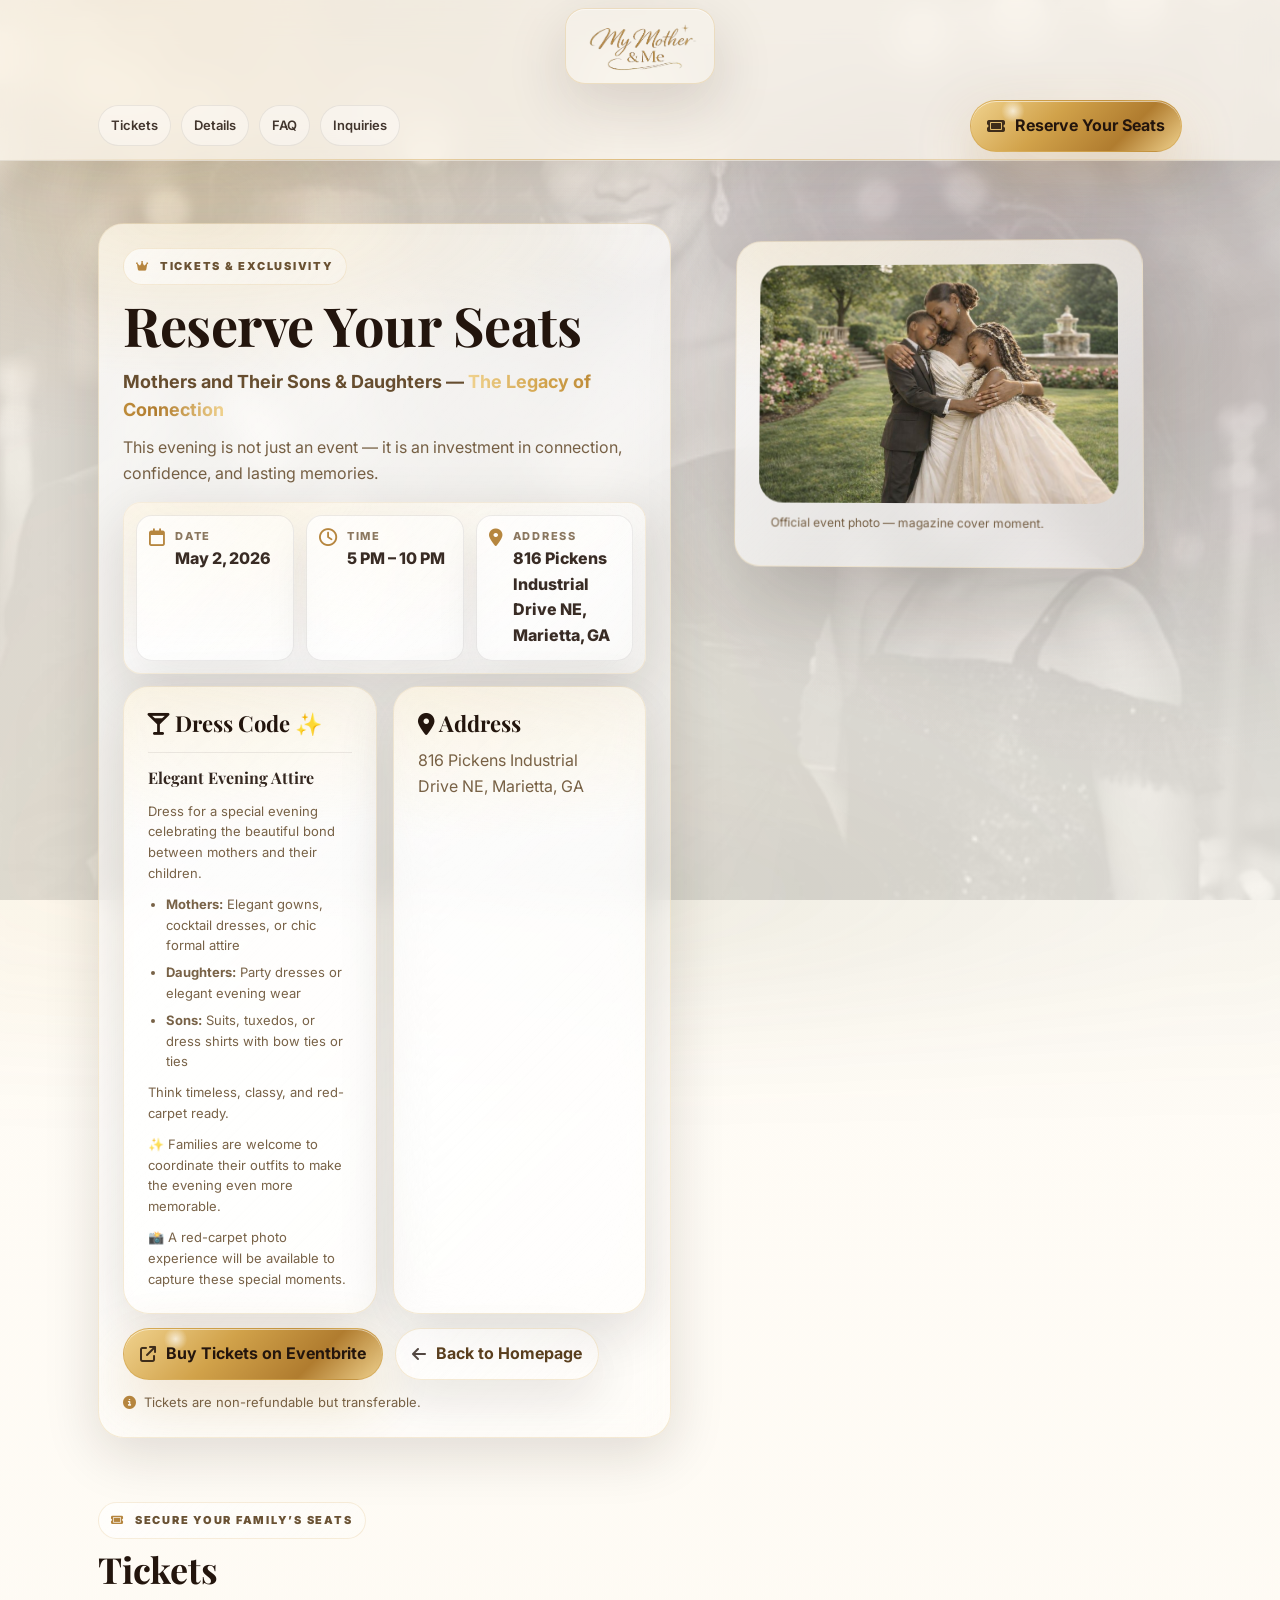
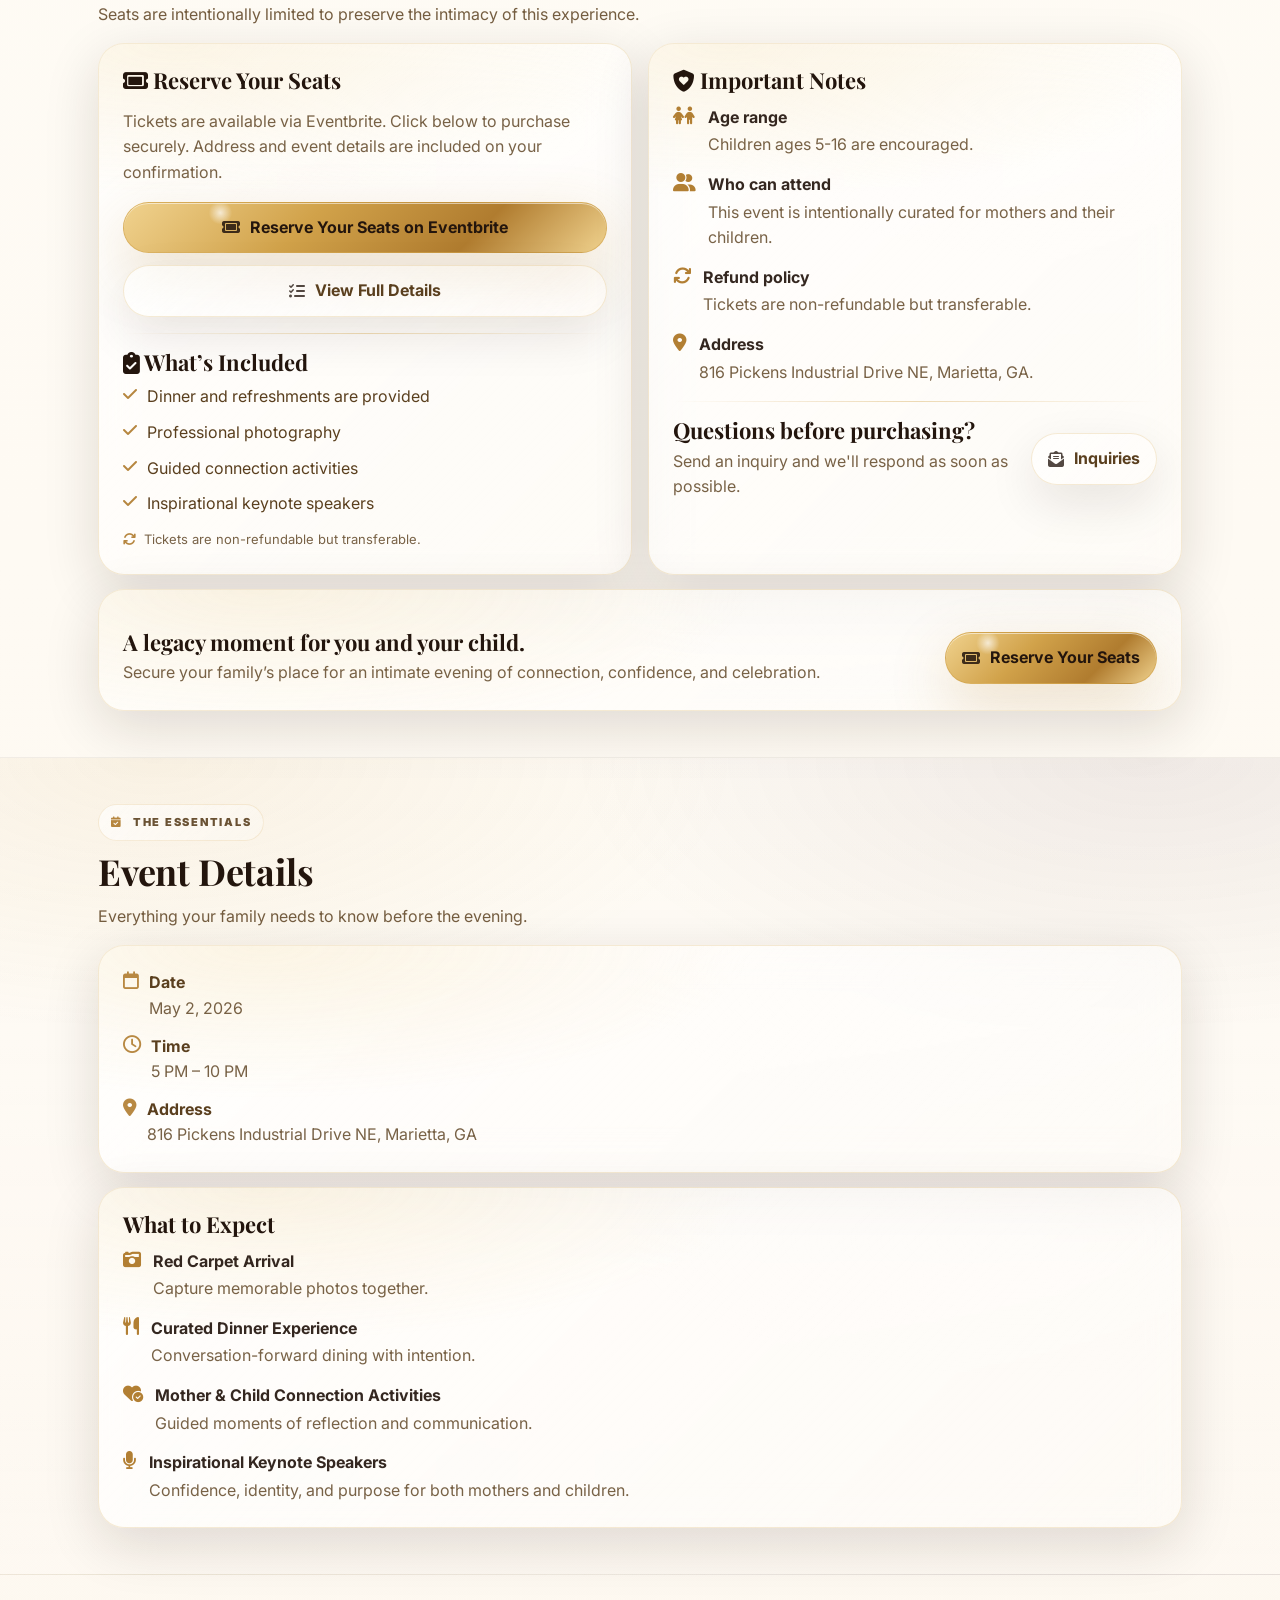
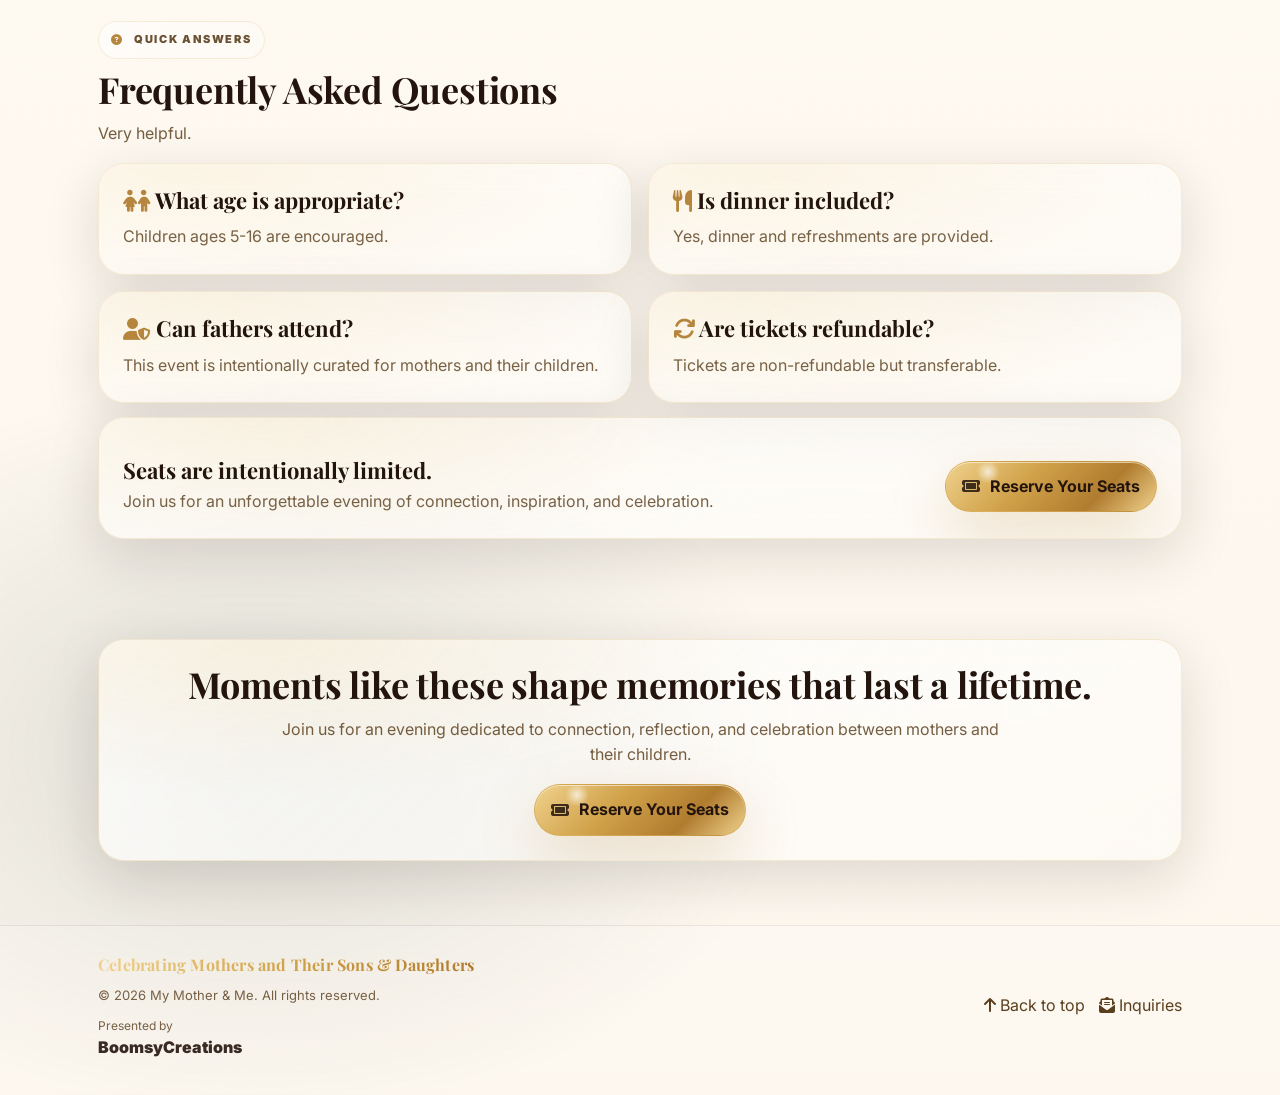
<file: tickets.html>
<!doctype html>
<html lang="en">
<head>
  <meta charset="utf-8" />
  <meta name="viewport" content="width=device-width, initial-scale=1" />
  <title>Reserve Your Seats — Mothers and Their Sons &amp; Daughters</title>
  <meta name="description" content="Reserve your seats for Mothers and Their Sons &amp; Daughters — The Legacy of Connection. May 2, 2026 • Marietta, GA • 5 PM – 10 PM" />

  <link rel="preconnect" href="https://fonts.googleapis.com" />
  <link rel="preconnect" href="https://fonts.gstatic.com" crossorigin />
  <link href="https://fonts.googleapis.com/css2?family=Inter:wght@400;500;600;700&family=Playfair+Display:wght@600;700&display=swap" rel="stylesheet" />

  <link rel="stylesheet" href="styles.css" />
  <link rel="stylesheet" href="https://cdnjs.cloudflare.com/ajax/libs/font-awesome/6.5.0/css/all.min.css" crossorigin="anonymous" referrerpolicy="no-referrer" />
</head>
<body>
  <a class="skip-link" href="#main">Skip to content</a>

  <header class="site-header">
    <div class="container">
      <nav class="nav" aria-label="Primary">
        <a class="brand" href="index.html" aria-label="Home">
          <img class="brand-photo" src="assets/mother.png" alt="Mother portrait" />
        </a>

        <div class="nav-links" role="navigation" aria-label="On this page">
          <a href="#purchase">Tickets</a>
          <a href="#details">Details</a>
          <a href="#faq">FAQ</a>
          <a href="enquiries.html">Inquiries</a>
        </div>

        <a class="btn btn-primary header-cta" href="https://www.eventbrite.com/e/my-mother-me-the-legacy-of-connection-a-luxury-mother-child-experience-tickets-1984509471250?aff=oddtdtcreator" target="_blank" rel="noopener noreferrer" aria-label="Reserve Your Seats on Eventbrite (opens in a new tab)">
          <i class="fa-solid fa-ticket" aria-hidden="true"></i>
          <span class="btn-label">Reserve Your Seats</span>
        </a>
      </nav>
    </div>
  </header>

  <main id="main">
    <section class="hero">
      <div class="container">
        <div class="hero-grid" style="margin-top:14px;">
          <div class="glass pad-lg">
            <div class="kicker"><i class="fa-solid fa-crown" aria-hidden="true"></i> Tickets &amp; Exclusivity</div>
            <h1>Reserve Your Seats</h1>
            <p class="lead">Mothers and Their Sons &amp; Daughters — <span class="gradient-text">The Legacy of Connection</span></p>
            <p class="muted" style="margin:0 0 16px;">This evening is not just an event — it is an investment in connection, confidence, and lasting memories.</p>

            <div class="event-meta glass" aria-label="Event details">
              <div class="meta-item">
                <i class="fa-regular fa-calendar" aria-hidden="true"></i>
                <div>
                  <div class="meta-label">Date</div>
                  <div class="meta-value">May 2, 2026</div>
                </div>
              </div>
              <div class="meta-item">
                <i class="fa-regular fa-clock" aria-hidden="true"></i>
                <div>
                  <div class="meta-label">Time</div>
                  <div class="meta-value">5 PM – 10 PM</div>
                </div>
              </div>
              <div class="meta-item">
                <i class="fa-solid fa-location-dot" aria-hidden="true"></i>
                <div>
                  <div class="meta-label">Address</div>
                  <div class="meta-value">816 Pickens Industrial Drive NE, Marietta, GA</div>
                </div>
              </div>
            </div>

            <div class="two-col" style="margin-top:12px;">
              <div class="glass pad-lg">
                <h3 style="margin-top:0;"><i class="fa-solid fa-martini-glass" aria-hidden="true"></i> Dress Code ✨</h3>
                <div class="dress-code" aria-label="Dress code">
                  <div class="dress-code-subtitle">Elegant Evening Attire</div>
                  <p>Dress for a special evening celebrating the beautiful bond between mothers and their children.</p>
                  <ul class="dress-code-list">
                    <li><strong>Mothers:</strong> Elegant gowns, cocktail dresses, or chic formal attire</li>
                    <li><strong>Daughters:</strong> Party dresses or elegant evening wear</li>
                    <li><strong>Sons:</strong> Suits, tuxedos, or dress shirts with bow ties or ties</li>
                  </ul>
                  <p>Think timeless, classy, and red-carpet ready.</p>
                  <p>✨ Families are welcome to coordinate their outfits to make the evening even more memorable.</p>
                  <p>📸 A red-carpet photo experience will be available to capture these special moments.</p>
                </div>
              </div>
              <div class="glass pad-lg">
                <h3 style="margin-top:0;"><i class="fa-solid fa-location-dot" aria-hidden="true"></i> Address</h3>
                <p class="muted" style="margin:0;">816 Pickens Industrial Drive NE, Marietta, GA</p>
              </div>
            </div>

            <div class="cta-row" style="margin-top:14px;" aria-label="Ticket CTA">
              <a class="btn btn-primary" href="https://www.eventbrite.com/e/my-mother-me-the-legacy-of-connection-a-luxury-mother-child-experience-tickets-1984509471250?aff=oddtdtcreator" target="_blank" rel="noopener noreferrer">
                <i class="fa-solid fa-arrow-up-right-from-square" aria-hidden="true"></i>
                Buy Tickets on Eventbrite
              </a>
              <a class="btn btn-ghost" href="index.html">
                <i class="fa-solid fa-arrow-left" aria-hidden="true"></i>
                Back to Homepage
              </a>
            </div>

            <p class="fineprint"><i class="fa-solid fa-circle-info" aria-hidden="true"></i> Tickets are non-refundable but transferable.</p>
          </div>

          <div class="hero-media">
            <figure class="glass pad-lg media-frame" aria-label="Hero image">
              <img src="assets/hero.jpeg" alt="A mother with her son and daughter dressed elegantly, posing for a red carpet-style photo." />
              <figcaption>Official event photo — magazine cover moment.</figcaption>
            </figure>
          </div>
        </div>
      </div>
    </section>

    <section id="purchase" class="section">
      <div class="container">
        <div class="section-head">
          <div class="kicker"><i class="fa-solid fa-ticket" aria-hidden="true"></i> Secure Your Family’s Seats</div>
          <h2>Tickets</h2>
          <p>Seats are intentionally limited to preserve the intimacy of this experience.</p>
        </div>

        <div class="two-col">
          <div class="glass pad-lg">
            <h3 style="margin-top:0;"><i class="fa-solid fa-ticket" aria-hidden="true"></i> Reserve Your Seats</h3>
            <p class="muted">Tickets are available via Eventbrite. Click below to purchase securely. Address and event details are included on your confirmation.</p>

            <div class="cta-row" style="margin-top:14px;">
              <a class="btn btn-primary full" href="https://www.eventbrite.com/e/my-mother-me-the-legacy-of-connection-a-luxury-mother-child-experience-tickets-1984509471250?aff=oddtdtcreator" target="_blank" rel="noopener noreferrer">
                <i class="fa-solid fa-ticket" aria-hidden="true"></i>
                Reserve Your Seats on Eventbrite
              </a>
              <a class="btn btn-ghost full" href="#details">
                <i class="fa-solid fa-list-check" aria-hidden="true"></i>
                View Full Details
              </a>
            </div>

            <div class="divider" role="separator" aria-hidden="true"></div>

            <h3 style="margin:0 0 10px;"><i class="fa-solid fa-clipboard-check" aria-hidden="true"></i> What’s Included</h3>
            <ul class="check-list" aria-label="Included">
              <li><i class="fa-solid fa-check" aria-hidden="true"></i><span>Dinner and refreshments are provided</span></li>
              <li><i class="fa-solid fa-check" aria-hidden="true"></i><span>Professional photography</span></li>
              <li><i class="fa-solid fa-check" aria-hidden="true"></i><span>Guided connection activities</span></li>
              <li><i class="fa-solid fa-check" aria-hidden="true"></i><span>Inspirational keynote speakers</span></li>
            </ul>

            <p class="fineprint"><i class="fa-solid fa-arrows-rotate" aria-hidden="true"></i> Tickets are non-refundable but transferable.</p>
          </div>

          <div class="glass pad-lg">
            <h3 style="margin-top:0;"><i class="fa-solid fa-shield-heart" aria-hidden="true"></i> Important Notes</h3>
            <ul class="icon-list" aria-label="Ticket notes">
              <li>
                <i class="fa-solid fa-children" aria-hidden="true"></i>
                <div>
                  <strong>Age range</strong>
                  <span>Children ages 5-16 are encouraged.</span>
                </div>
              </li>
              <li>
                <i class="fa-solid fa-user-group" aria-hidden="true"></i>
                <div>
                  <strong>Who can attend</strong>
                  <span>This event is intentionally curated for mothers and their children.</span>
                </div>
              </li>
              <li>
                <i class="fa-solid fa-arrows-rotate" aria-hidden="true"></i>
                <div>
                  <strong>Refund policy</strong>
                  <span>Tickets are non-refundable but transferable.</span>
                </div>
              </li>
              <li>
                <i class="fa-solid fa-location-dot" aria-hidden="true"></i>
                <div>
                  <strong>Address</strong>
                  <span>816 Pickens Industrial Drive NE, Marietta, GA.</span>
                </div>
              </li>
            </ul>

            <div class="divider" role="separator" aria-hidden="true"></div>

            <div class="cta-band">
              <div>
                <h3 style="margin:0 0 6px;">Questions before purchasing?</h3>
                <p class="muted" style="margin:0;">Send an inquiry and we'll respond as soon as possible.</p>
              </div>
              <a class="btn btn-ghost" href="enquiries.html"><i class="fa-solid fa-envelope-open-text" aria-hidden="true"></i> Inquiries</a>
            </div>
          </div>
        </div>

        <div class="glass pad-lg" style="margin-top:14px;">
          <div class="cta-band">
            <div>
              <h3 style="margin:0 0 6px;">A legacy moment for you and your child.</h3>
              <p class="muted" style="margin:0;">Secure your family’s place for an intimate evening of connection, confidence, and celebration.</p>
            </div>
            <a class="btn btn-primary" href="https://www.eventbrite.com/e/my-mother-me-the-legacy-of-connection-a-luxury-mother-child-experience-tickets-1984509471250?aff=oddtdtcreator" target="_blank" rel="noopener noreferrer"><i class="fa-solid fa-ticket" aria-hidden="true"></i> Reserve Your Seats</a>
          </div>
        </div>
      </div>
    </section>

    <section id="details" class="section alt">
      <div class="container">
        <div class="section-head">
          <div class="kicker"><i class="fa-solid fa-calendar-check" aria-hidden="true"></i> The Essentials</div>
          <h2>Event Details</h2>
          <p>Everything your family needs to know before the evening.</p>
        </div>

        <div class="glass pad-lg">
          <div class="detail-list" aria-label="Event details">
            <div class="detail">
              <i class="fa-regular fa-calendar" aria-hidden="true"></i>
              <div>
                <strong>Date</strong>
                <div class="muted">May 2, 2026</div>
              </div>
            </div>
            <div class="detail">
              <i class="fa-regular fa-clock" aria-hidden="true"></i>
              <div>
                <strong>Time</strong>
                <div class="muted">5 PM – 10 PM</div>
              </div>
            </div>
            <div class="detail">
              <i class="fa-solid fa-location-dot" aria-hidden="true"></i>
              <div>
                <strong>Address</strong>
                <div class="muted">816 Pickens Industrial Drive NE, Marietta, GA</div>
              </div>
            </div>
          </div>
        </div>

        <div class="glass pad-lg" style="margin-top:14px;">
          <h3 style="margin-top:0;">What to Expect</h3>
          <ul class="icon-list" aria-label="What to expect">
            <li><i class="fa-solid fa-camera-retro" aria-hidden="true"></i><div><strong>Red Carpet Arrival</strong><span>Capture memorable photos together.</span></div></li>
            <li><i class="fa-solid fa-utensils" aria-hidden="true"></i><div><strong>Curated Dinner Experience</strong><span>Conversation-forward dining with intention.</span></div></li>
            <li><i class="fa-solid fa-heart-circle-check" aria-hidden="true"></i><div><strong>Mother &amp; Child Connection Activities</strong><span>Guided moments of reflection and communication.</span></div></li>
            <li><i class="fa-solid fa-microphone" aria-hidden="true"></i><div><strong>Inspirational Keynote Speakers</strong><span>Confidence, identity, and purpose for both mothers and children.</span></div></li>
          </ul>
        </div>
      </div>
    </section>

    <section id="faq" class="section">
      <div class="container">
        <div class="section-head">
          <div class="kicker"><i class="fa-solid fa-circle-question" aria-hidden="true"></i> Quick Answers</div>
          <h2>Frequently Asked Questions</h2>
          <p>Very helpful.</p>
        </div>

        <div class="faq-grid">
          <div class="glass pad-lg">
            <h3 style="margin-top:0;"><i class="fa-solid fa-children" aria-hidden="true"></i> What age is appropriate?</h3>
            <p class="muted" style="margin:0;">Children ages 5-16 are encouraged.</p>
          </div>
          <div class="glass pad-lg">
            <h3 style="margin-top:0;"><i class="fa-solid fa-utensils" aria-hidden="true"></i> Is dinner included?</h3>
            <p class="muted" style="margin:0;">Yes, dinner and refreshments are provided.</p>
          </div>
          <div class="glass pad-lg">
            <h3 style="margin-top:0;"><i class="fa-solid fa-user-shield" aria-hidden="true"></i> Can fathers attend?</h3>
            <p class="muted" style="margin:0;">This event is intentionally curated for mothers and their children.</p>
          </div>
          <div class="glass pad-lg">
            <h3 style="margin-top:0;"><i class="fa-solid fa-arrows-rotate" aria-hidden="true"></i> Are tickets refundable?</h3>
            <p class="muted" style="margin:0;">Tickets are non-refundable but transferable.</p>
          </div>
        </div>

        <div class="glass pad-lg" style="margin-top:14px;">
          <div class="cta-band">
            <div>
              <h3 style="margin:0 0 6px;">Seats are intentionally limited.</h3>
              <p class="muted" style="margin:0;">Join us for an unforgettable evening of connection, inspiration, and celebration.</p>
            </div>
            <a class="btn btn-primary" href="https://www.eventbrite.com/e/my-mother-me-the-legacy-of-connection-a-luxury-mother-child-experience-tickets-1984509471250?aff=oddtdtcreator" target="_blank" rel="noopener noreferrer"><i class="fa-solid fa-ticket" aria-hidden="true"></i> Reserve Your Seats</a>
          </div>
        </div>
      </div>
    </section>

    <section class="section final">
      <div class="container">
        <div class="glass pad-lg final-card">
          <h2>Moments like these shape memories that last a lifetime.</h2>
          <p>Join us for an evening dedicated to connection, reflection, and celebration between mothers and their children.</p>
          <a class="btn btn-primary" href="https://www.eventbrite.com/e/my-mother-me-the-legacy-of-connection-a-luxury-mother-child-experience-tickets-1984509471250?aff=oddtdtcreator" target="_blank" rel="noopener noreferrer"><i class="fa-solid fa-ticket" aria-hidden="true"></i> Reserve Your Seats</a>
        </div>
      </div>
    </section>
  </main>

  <footer class="site-footer">
    <div class="container">
      <div class="footer-grid">
        <div>
          <div class="brand footer-brand">
            <span class="brand-text">Celebrating Mothers and Their Sons &amp; Daughters</span>
          </div>
          <div class="muted" style="font-size:13px;">&copy; 2026 My Mother &amp; Me. All rights reserved.</div>
          <div class="presented-by" style="margin-top:10px;">
            <div class="muted" style="font-size:12px;">Presented by</div>
            <div style="font-weight:900;color:rgba(35,21,13,.90);">BoomsyCreations</div>
          </div>
        </div>

        <div style="display:flex;gap:14px;flex-wrap:wrap;align-items:center;">
          <a href="#main"><i class="fa-solid fa-arrow-up" aria-hidden="true"></i> Back to top</a>
          <a href="enquiries.html"><i class="fa-solid fa-envelope-open-text" aria-hidden="true"></i> Inquiries</a>
        </div>
      </div>
    </div>
  </footer>

  <script src="assets/site.js"></script>
</body>
</html>
</file>
<file: styles.css>
:root{
  --bg:#fdf7ee;
  --bg2:#fffdf8;

  /* Goldish-brown text */
  --ink:#5a3f1e;
  --heading:#23150d;
  --muted:rgba(90,63,30,.82);

  --glass:rgba(255,255,255,.52);
  --glass-2:rgba(255,255,255,.28);
  --stroke:rgba(35,21,13,.14);
  --stroke-2:rgba(35,21,13,.08);
  --stroke-gold:rgba(209,162,74,.28);

  /* Royal accents */
  --accent:#d1a24a;
  --accent-2:#b07c2f;
  --accent-3:#f0d28e;
  --plum:#4a2230;
  --emerald:#1f3c36;

  --shadow-soft:0 16px 55px rgba(35,21,13,.14);
  --shadow:0 30px 90px rgba(35,21,13,.18);

  --radius:26px;
  --radius-sm:18px;
  --ring:rgba(209,162,74,.45);
}

*{box-sizing:border-box;}
html{scroll-behavior:smooth;}

body{
  margin:0;
  color:var(--ink);
  font-family:Inter,system-ui,-apple-system,Segoe UI,Roboto,Arial,sans-serif;
  line-height:1.6;
  background:
    radial-gradient(1000px 680px at 12% 0%, rgba(209,162,74,.30), transparent 65%),
    radial-gradient(900px 620px at 88% 8%, rgba(74,34,48,.18), transparent 68%),
    radial-gradient(900px 620px at 20% 92%, rgba(31,60,54,.14), transparent 60%),
    linear-gradient(180deg, var(--bg2), var(--bg));
  position:relative;
  isolation:isolate;
  overflow-x:hidden;
}

body::before{
  content:"";
  position:fixed;
  inset:-120px;
  background:
    radial-gradient(closest-side at 18% 12%, rgba(240,210,142,.36), transparent 72%),
    radial-gradient(closest-side at 84% 18%, rgba(74,34,48,.18), transparent 72%),
    radial-gradient(closest-side at 50% 90%, rgba(31,60,54,.14), transparent 72%),
    conic-gradient(from 220deg at 50% 50%, rgba(209,162,74,.10), rgba(74,34,48,.08), rgba(31,60,54,.06), rgba(209,162,74,.10));
  filter:blur(72px) saturate(1.12);
  opacity:.65;
  pointer-events:none;
  z-index:-2;
}

body::after{
  content:"";
  position:fixed;
  inset:0;
  background:
    url("assets/new-mom-and-children.jpeg") 50% 18% / cover no-repeat,
    linear-gradient(90deg, rgba(35,21,13,.05) 1px, transparent 1px) 0 0 / 46px 46px,
    linear-gradient(0deg, rgba(35,21,13,.05) 1px, transparent 1px) 0 0 / 46px 46px;
  opacity:.12;
  filter:grayscale(1) saturate(.95) contrast(1.04);
  pointer-events:none;
  z-index:-1;
}

::selection{background:rgba(209,162,74,.25);}

img{max-width:100%;height:auto;display:block;}
a{color:inherit;text-decoration:none;}
a:hover{text-decoration:underline;}

.skip-link{
  position:absolute;
  left:-999px;
  top:12px;
  background:var(--heading);
  color:var(--bg2);
  padding:10px 14px;
  border-radius:999px;
  z-index:999;
  box-shadow:0 18px 44px rgba(35,21,13,.25);
}
.skip-link:focus{left:12px;}

.container{max-width:1120px;margin:0 auto;padding:0 18px;}

.site-header{
  position:sticky;
  top:0;
  z-index:20;
  background:rgba(253,247,238,.74);
  backdrop-filter:blur(18px);
  -webkit-backdrop-filter:blur(18px);
  border-bottom:1px solid var(--stroke-2);
  box-shadow:0 22px 60px rgba(35,21,13,.10);
}
.site-header::after{
  content:"";
  position:absolute;
  left:0;
  right:0;
  bottom:0;
  height:1px;
  background:linear-gradient(90deg, transparent, rgba(209,162,74,.65), transparent);
}

.nav{
  display:grid;
  grid-template-columns:1fr auto 1fr;
  align-items:center;
  gap:16px;
  padding:8px 0;
}

.brand{display:flex;align-items:center;gap:10px;text-decoration:none;grid-column:2;justify-self:center;}
.brand:hover{text-decoration:none;}
.brand-photo{
  height:76px;
  width:auto;
  max-width:320px;
  border-radius:20px;
  border:1px solid rgba(209,162,74,.26);
  background:rgba(255,255,255,.18);
  box-shadow:
    0 22px 60px rgba(35,21,13,.16),
    inset 0 1px 0 rgba(255,255,255,.55);
}
.brand-mark{
  width:36px;
  height:36px;
  border-radius:14px;
  background:
    radial-gradient(16px 16px at 30% 30%, rgba(255,255,255,.92), rgba(255,255,255,0) 60%),
    conic-gradient(from 230deg, rgba(240,210,142,.95), rgba(209,162,74,.95), rgba(176,124,47,.95), rgba(35,21,13,.90), rgba(240,210,142,.95));
  border:1px solid rgba(209,162,74,.32);
  box-shadow:
    0 18px 44px rgba(35,21,13,.18),
    inset 0 1px 0 rgba(255,255,255,.55);
}
.brand-text{
  font-family:"Playfair Display",Georgia,"Times New Roman",serif;
  font-weight:700;
  letter-spacing:.2px;
  background:linear-gradient(90deg, var(--accent-3), var(--accent), var(--accent-2));
  -webkit-background-clip:text;
  background-clip:text;
  color:transparent;
}

.nav-links{display:flex;gap:10px;align-items:center;flex-wrap:wrap;grid-column:1;justify-self:start;}
.nav-links a{
  color:rgba(35,21,13,.86);
  font-weight:600;
  font-size:13px;
  padding:9px 12px;
  border-radius:999px;
  background:rgba(255,255,255,.38);
  border:1px solid rgba(35,21,13,.08);
}
.nav-links a:hover{
  text-decoration:none;
  background:rgba(255,255,255,.58);
  border-color:rgba(209,162,74,.22);
  box-shadow:0 14px 30px rgba(35,21,13,.10);
}

.btn{
  display:inline-flex;
  align-items:center;
  justify-content:center;
  gap:10px;
  padding:12px 16px;
  border-radius:999px;
  border:1px solid rgba(35,21,13,.12);
  font-weight:700;
  text-decoration:none;
  white-space:nowrap;
  background:linear-gradient(180deg, rgba(255,255,255,.62), rgba(255,255,255,.28));
  box-shadow:0 18px 48px rgba(35,21,13,.10);
}

.header-cta{grid-column:3;justify-self:end;}
.btn:hover{text-decoration:none;}
.btn:focus-visible{outline:3px solid var(--ring);outline-offset:2px;}
.btn i{color:rgba(35,21,13,.78);}
.btn[disabled]{opacity:.70;cursor:not-allowed;filter:grayscale(.15);}

.btn-primary{
  background:
    radial-gradient(18px 18px at 20% 20%, rgba(255,255,255,.70), rgba(255,255,255,0) 65%),
    linear-gradient(135deg, var(--accent-3), var(--accent) 38%, var(--accent-2) 72%, var(--accent-3));
  color:var(--heading);
  border-color:rgba(209,162,74,.58);
  box-shadow:
    0 22px 60px rgba(176,124,47,.24),
    inset 0 1px 0 rgba(255,255,255,.55);
}
.btn-primary i{color:rgba(35,21,13,.86);}
.btn-primary:hover{filter:saturate(1.05) brightness(.98);}

.btn-ghost{
  background:linear-gradient(135deg, rgba(255,255,255,.64), rgba(255,255,255,.22));
  border-color:rgba(209,162,74,.22);
}
.btn-ghost:hover{background:linear-gradient(135deg, rgba(255,255,255,.72), rgba(255,255,255,.28));}

.full{width:100%;}

.glass{
  position:relative;
  background:linear-gradient(135deg, rgba(255,255,255,.78), rgba(255,255,255,.30));
  border:1px solid rgba(209,162,74,.22);
  border-radius:var(--radius);
  box-shadow:var(--shadow-soft);
  backdrop-filter:blur(18px);
  -webkit-backdrop-filter:blur(18px);
  overflow:hidden;
}
.glass::before{
  content:"";
  position:absolute;
  inset:0;
  background:
    radial-gradient(700px 220px at 15% 0%, rgba(240,210,142,.32), transparent 70%),
    radial-gradient(560px 200px at 85% 15%, rgba(255,255,255,.36), transparent 70%);
  opacity:.65;
  pointer-events:none;
}
.glass > *{position:relative;}

.pad-lg{padding:24px;}

.pill{
  display:inline-flex;
  align-items:center;
  gap:10px;
  padding:10px 14px;
  border-radius:999px;
  background:linear-gradient(135deg, rgba(255,255,255,.76), rgba(255,255,255,.34));
  border:1px solid rgba(209,162,74,.18);
  box-shadow:0 18px 48px rgba(35,21,13,.10);
  font-size:12px;
  font-weight:800;
  letter-spacing:.04em;
}
.pill i{color:rgba(176,124,47,.95);}

.hero{padding:48px 0 18px;position:relative;}
.hero::before{
  content:"";
  position:absolute;
  inset:-120px -40px auto -40px;
  height:420px;
  background:
    radial-gradient(closest-side at 18% 40%, rgba(209,162,74,.22), transparent 72%),
    radial-gradient(closest-side at 72% 40%, rgba(74,34,48,.16), transparent 76%);
  filter:blur(52px);
  opacity:.9;
  pointer-events:none;
  z-index:-1;
}

.hero-grid{
  display:grid;
  grid-template-columns:1.08fr .92fr;
  gap:22px;
  align-items:start;
}

h1,h2,h3{
  font-family:"Playfair Display",Georgia,"Times New Roman",serif;
  line-height:1.12;
  margin:0 0 12px;
  color:var(--heading);
}
h1{font-size:54px;letter-spacing:-.5px;}
h2{font-size:36px;letter-spacing:-.2px;}
h3{font-size:22px;}

.gradient-text,
.h-accent{
  background:linear-gradient(90deg, var(--accent-3), var(--accent) 35%, var(--accent-2) 70%, var(--accent-3));
  -webkit-background-clip:text;
  background-clip:text;
  color:transparent;
  text-shadow:none;
}

.lead{font-size:18px;color:rgba(90,63,30,.92);margin:0 0 10px;font-weight:700;}
.sublead{margin:18px 0 0;color:rgba(90,63,30,.90);font-weight:600;}
.muted{color:var(--muted);}
.fineprint{font-size:13px;color:rgba(90,63,30,.82);margin:12px 0 0;display:flex;gap:8px;align-items:center;}
.fineprint i{color:rgba(176,124,47,.92);}

.dress-code{
  margin:16px 0 0;
  font-size:13px;
  color:rgba(90,63,30,.82);
}
.hero .dress-code{
  padding-top:12px;
  border-top:1px solid rgba(35,21,13,.08);
}
.dress-code-title{
  display:flex;
  align-items:center;
  gap:8px;
  font-weight:900;
  color:rgba(35,21,13,.90);
  margin:0 0 4px;
}
.dress-code-title i{color:rgba(176,124,47,.92);}
.dress-code-subtitle{
  font-family:"Playfair Display",Georgia,"Times New Roman",serif;
  font-weight:700;
  color:rgba(35,21,13,.92);
  margin:0 0 10px;
  font-size:16px;
}
.dress-code p{margin:0 0 10px;}
.dress-code p:last-child{margin-bottom:0;}
.dress-code-list{margin:0 0 10px;padding-left:18px;}
.dress-code-list li{margin:0 0 6px;}
.dress-code-list li:last-child{margin-bottom:0;}

.event-meta{
  display:grid;
  grid-template-columns:repeat(3, minmax(0, 1fr));
  gap:12px;
  padding:12px;
  margin:14px 0 10px;
  background:linear-gradient(135deg, rgba(255,255,255,.70), rgba(255,255,255,.26));
  border:1px solid rgba(209,162,74,.18);
  border-radius:var(--radius-sm);
}

.meta-item{display:flex;gap:10px;align-items:flex-start;padding:12px;border-radius:16px;background:linear-gradient(135deg, rgba(255,255,255,.72), rgba(255,255,255,.22));border:1px solid rgba(35,21,13,.08);box-shadow:0 18px 44px rgba(35,21,13,.08);}
.meta-item i{font-size:18px;color:rgba(176,124,47,.92);margin-top:1px;}
.meta-label{font-size:11px;color:rgba(90,63,30,.70);text-transform:uppercase;letter-spacing:.16em;font-weight:800;}
.meta-value{font-weight:800;color:rgba(35,21,13,.90);}

.cta-row{display:flex;gap:12px;flex-wrap:wrap;margin-top:16px;}

.hero-media{display:flex;flex-direction:column;gap:12px;}

.media-frame{overflow:hidden;}
.media-frame{border-radius:var(--radius);transform:perspective(1200px) rotateY(-3deg) rotateX(2deg);box-shadow:var(--shadow);}
.media-mini-grid{display:grid;grid-template-columns:1fr 1fr;gap:12px;}
.media-mini-grid .media-frame{transform:perspective(1200px) rotateY(2deg) rotateX(1deg);}
.media-frame img{border-radius:calc(var(--radius) - 2px);}
.media-frame figcaption{padding:10px 12px;font-size:12px;color:rgba(90,63,30,.80);}

.section{padding:46px 0;position:relative;}
.section.alt{padding:46px 0;background:radial-gradient(900px 420px at 12% 0%, rgba(209,162,74,.10), transparent 65%),radial-gradient(900px 420px at 90% 0%, rgba(74,34,48,.08), transparent 65%),linear-gradient(180deg, rgba(255,255,255,.18), rgba(255,255,255,.10));border-top:1px solid rgba(35,21,13,.06);border-bottom:1px solid rgba(35,21,13,.06);}
.section.final{padding:54px 0 64px;}

.section-head{margin-bottom:16px;}
.section-head p{margin:0;color:rgba(90,63,30,.84);max-width:70ch;}

.kicker{display:inline-flex;align-items:center;gap:10px;padding:9px 12px;border-radius:999px;background:linear-gradient(135deg, rgba(255,255,255,.66), rgba(255,255,255,.22));border:1px solid rgba(209,162,74,.18);color:rgba(90,63,30,.90);font-size:11px;font-weight:900;text-transform:uppercase;letter-spacing:.16em;margin-bottom:10px;}
.kicker i{color:rgba(176,124,47,.92);}

.split-cards{display:grid;grid-template-columns:1fr 1fr;gap:16px;margin-top:14px;}
.split-cards h3{display:flex;align-items:center;gap:10px;}
.split-cards i{color:rgba(176,124,47,.95);}

.cta-band{display:flex;align-items:center;justify-content:space-between;gap:14px;margin-top:16px;flex-wrap:wrap;}
.cta-band > div{flex:1;min-width:280px;}
.cta-band .btn{flex:0 0 auto;}

.expect-grid{display:grid;grid-template-columns:1.1fr .9fr;gap:16px;align-items:start;}

.icon-list{list-style:none;padding:0;margin:0;display:grid;gap:14px;}
.icon-list li{display:flex;gap:12px;align-items:flex-start;}
.icon-list i{font-size:18px;color:rgba(176,124,47,.98);margin-top:2px;}
.icon-list strong{display:block;margin-bottom:2px;color:rgba(35,21,13,.92);}
.icon-list span{display:block;color:rgba(90,63,30,.82);}

.stepper{list-style:none;padding:0;margin:0;display:grid;gap:12px;position:relative;}
.stepper::before{content:"";position:absolute;left:22px;top:18px;bottom:18px;width:2px;border-radius:999px;background:linear-gradient(180deg, rgba(209,162,74,.92), rgba(176,124,47,.22), rgba(35,21,13,.06));}
.step{display:grid;grid-template-columns:44px 1fr;gap:12px;align-items:start;}
.step-badge{width:44px;height:44px;border-radius:999px;display:flex;align-items:center;justify-content:center;font-weight:950;font-size:12px;letter-spacing:.12em;color:rgba(35,21,13,.92);background:radial-gradient(18px 18px at 28% 28%, rgba(255,255,255,.78), rgba(255,255,255,0) 65%),linear-gradient(135deg, var(--accent-3), var(--accent) 45%, var(--accent-2));border:1px solid rgba(209,162,74,.55);box-shadow:0 18px 44px rgba(35,21,13,.14), inset 0 1px 0 rgba(255,255,255,.60);z-index:1;}
.step-card{padding:14px 16px;border-radius:var(--radius-sm);background:linear-gradient(135deg, rgba(255,255,255,.74), rgba(255,255,255,.24));border:1px solid rgba(35,21,13,.08);box-shadow:0 18px 48px rgba(35,21,13,.10);}
.step-card h3{margin:0 0 6px;font-size:20px;display:flex;align-items:center;gap:10px;}
.step-card h3 i{color:rgba(176,124,47,.92);font-size:16px;}
.step-card p{margin:0;color:rgba(90,63,30,.82);}

.detail-list{display:grid;gap:12px;}
.detail{display:flex;gap:10px;align-items:flex-start;}
.detail i{font-size:18px;color:rgba(176,124,47,.90);margin-top:2px;}
.divider{height:1px;background:linear-gradient(90deg, transparent, rgba(209,162,74,.40), transparent);margin:16px 0;}

.two-col{display:grid;grid-template-columns:1fr 1fr;gap:16px;}

.contact-form{margin:0;}
.form-grid{display:grid;grid-template-columns:1fr 1fr;gap:12px;}
.field{display:grid;gap:8px;}
.field-full{grid-column:1 / -1;}
.field label{font-size:11px;font-weight:900;text-transform:uppercase;letter-spacing:.16em;color:rgba(90,63,30,.86);}

.input,
.textarea{
  width:100%;
  padding:12px 14px;
  border-radius:16px;
  border:1px solid rgba(209,162,74,.18);
  background:linear-gradient(135deg, rgba(255,255,255,.76), rgba(255,255,255,.22));
  color:rgba(35,21,13,.88);
  box-shadow:0 18px 48px rgba(35,21,13,.08);
}
.input::placeholder,
.textarea::placeholder{color:rgba(90,63,30,.65);}
.input:focus,
.textarea:focus{outline:3px solid var(--ring);outline-offset:2px;border-color:rgba(209,162,74,.42);}
.textarea{min-height:152px;resize:vertical;}

.honeypot{display:none;}

.form-status{margin:12px 0 0;font-weight:700;color:rgba(90,63,30,.86);}
.form-status.is-success{color:var(--emerald);}
.form-status.is-error{color:var(--plum);}

.check-list{list-style:none;padding:0;margin:0;display:grid;gap:10px;}
.check-list li{display:flex;gap:10px;align-items:flex-start;}
.check-list i{color:rgba(176,124,47,.92);margin-top:2px;}

.founder-grid{display:grid;grid-template-columns:.75fr 1.25fr;gap:16px;align-items:start;}
.founder-media img{width:100%;height:auto;border-radius:var(--radius-sm);}

.speaker-grid{display:grid;grid-template-columns:repeat(3, minmax(0, 1fr));gap:16px;}

.faq-grid{display:grid;grid-template-columns:repeat(2, minmax(0, 1fr));gap:16px;}
.faq-grid h3 i{color:rgba(176,124,47,.92);}

.final-card{text-align:center;}
.final-card p{max-width:72ch;margin:0 auto 16px;color:rgba(90,63,30,.84);}

.site-footer{padding:26px 0 34px;border-top:1px solid rgba(35,21,13,.08);background:linear-gradient(180deg, rgba(255,255,255,.18), rgba(255,255,255,.10));}

.footer-grid{display:flex;align-items:center;justify-content:space-between;gap:14px;flex-wrap:wrap;}
.footer-brand{margin-bottom:8px;}

@media (max-width: 920px){
  .hero-grid{grid-template-columns:1fr;}
  h1{font-size:44px;}
  .event-meta{grid-template-columns:1fr;}
  .media-mini-grid{grid-template-columns:1fr 1fr;}
  .expect-grid{grid-template-columns:1fr;}
  .founder-grid{grid-template-columns:1fr;}
  .media-frame{transform:none;}
  .media-mini-grid .media-frame{transform:none;}
}

@media (max-width: 720px){
  .nav-links{display:none;}
  .split-cards{grid-template-columns:1fr;}
  .two-col{grid-template-columns:1fr;}
  .form-grid{grid-template-columns:1fr;}
  .speaker-grid{grid-template-columns:1fr;}
  .faq-grid{grid-template-columns:1fr;}
  .media-mini-grid{grid-template-columns:1fr;}
  h1{font-size:38px;}
  h2{font-size:32px;}

  .cta-band{flex-direction:column;align-items:stretch;}
  .cta-band > div{min-width:unset;}
  .cta-band .btn{width:100%;}

  /* Full-bleed hero and media images on mobile */
  .hero-media,
  .media-frame,
  .media-frame img {
    border-radius: 0 !important;
    box-shadow: none !important;
  }
  .hero-media,
  .media-frame {
    margin-left: calc(-1 * (min(18px, 4vw)));
    margin-right: calc(-1 * (min(18px, 4vw)));
    width: 100vw;
    max-width: 100vw;
  }
  .media-frame img {
    width: 100vw;
    max-width: 100vw;
    object-fit: cover;
  }
  .container {
    padding-left: min(18px, 4vw);
    padding-right: min(18px, 4vw);
  }
}

@media (max-width: 420px){
  .nav{padding:10px 0;}
  .header-cta{padding:12px 14px;}
  .header-cta .btn-label{display:none;}
  .brand-photo{height:60px;max-width:210px;}
}

@media (prefers-reduced-motion: reduce){
  html{scroll-behavior:auto;}
}
</file>
